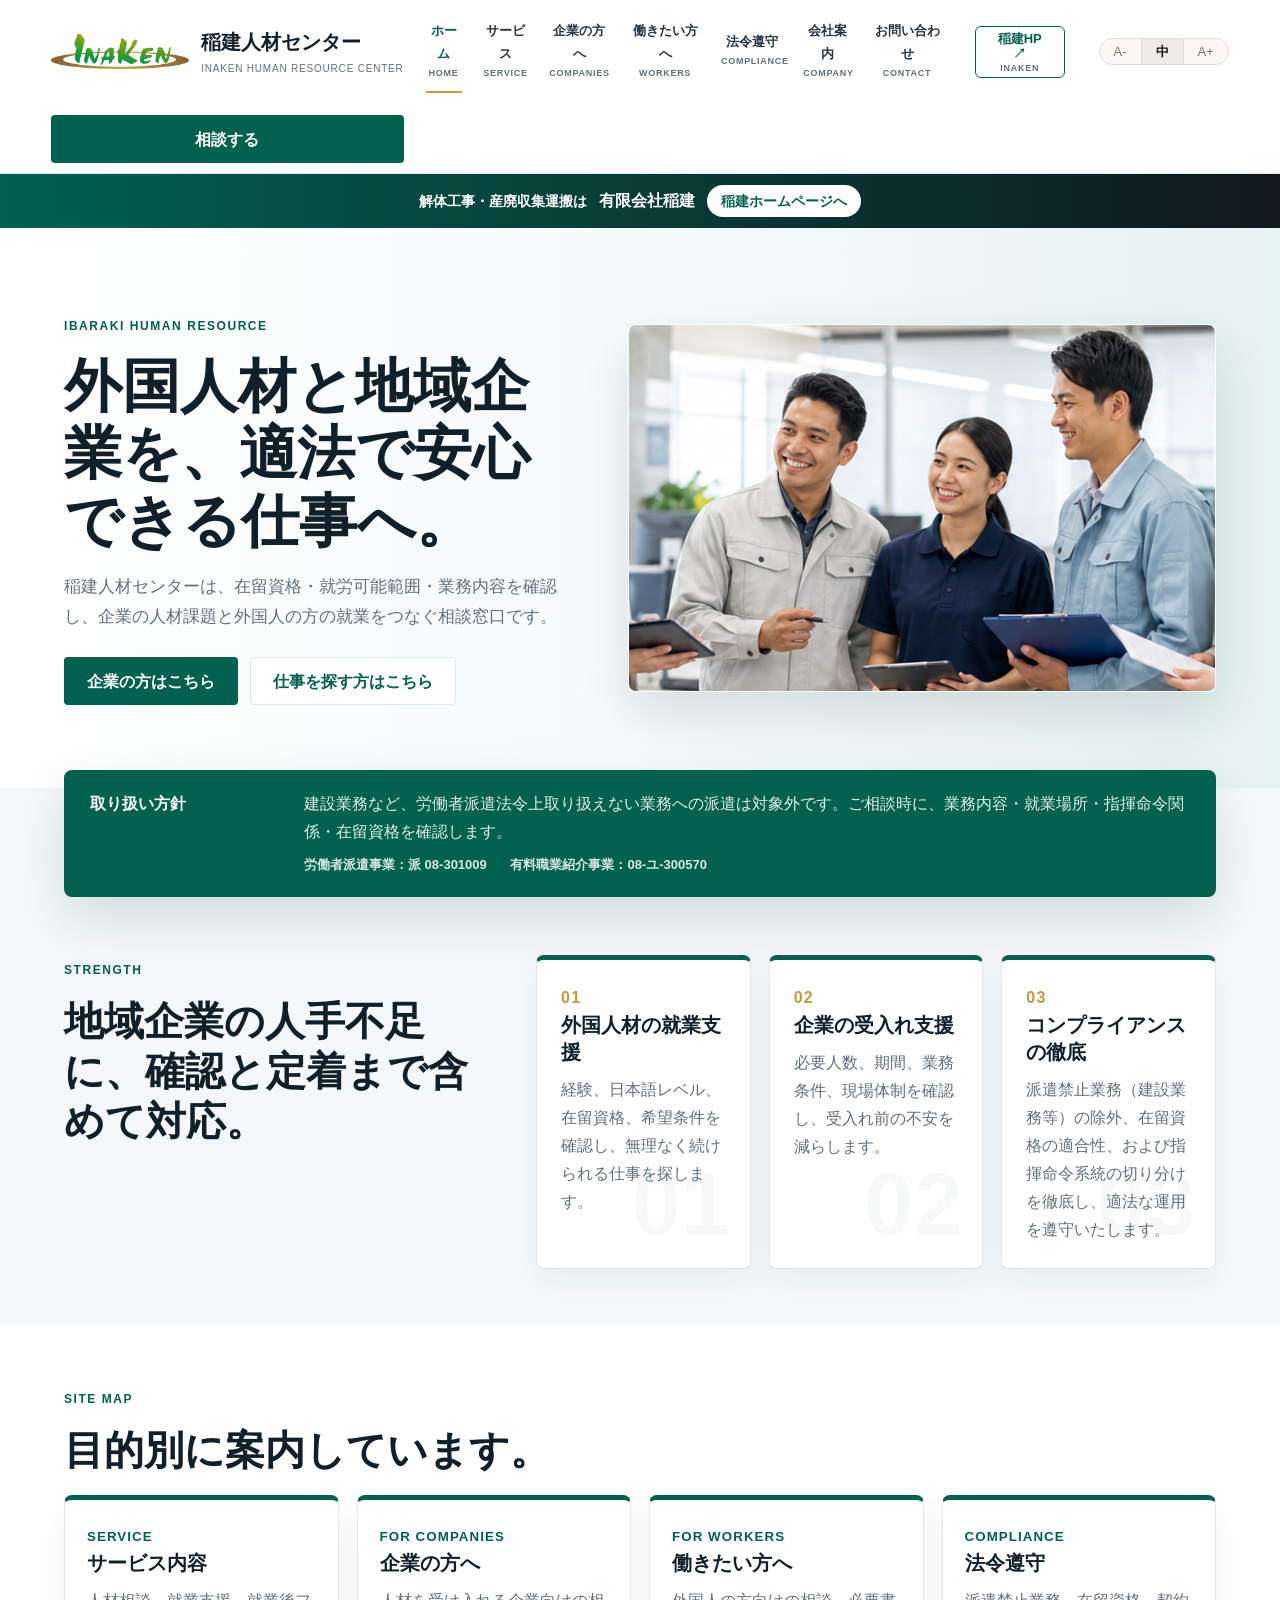
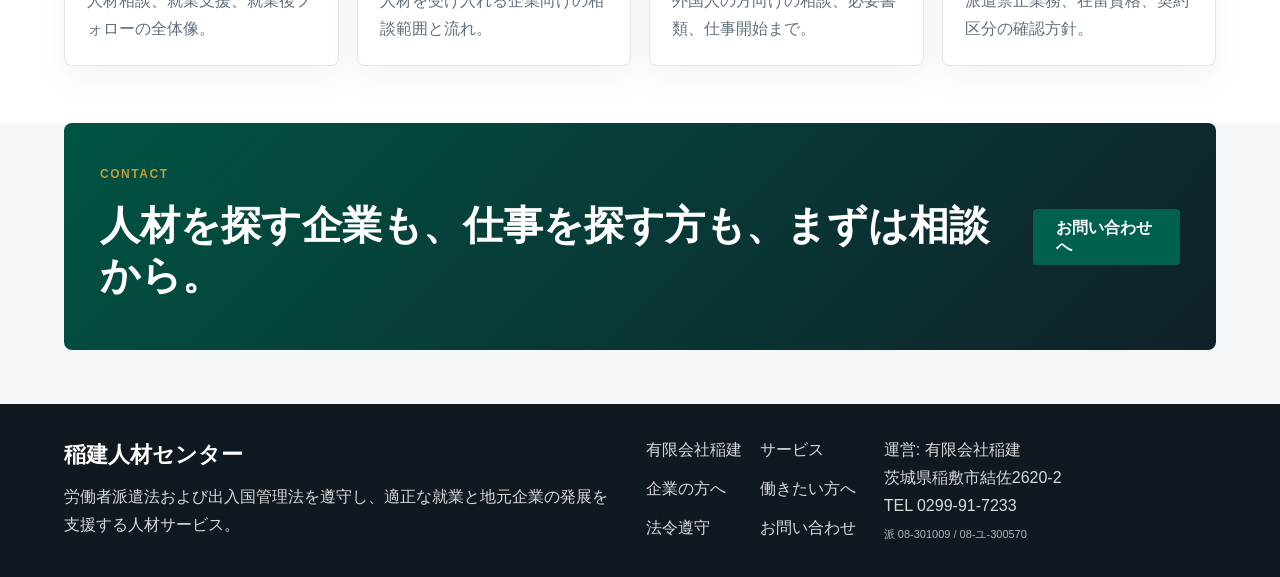
<file: index.html>
<!doctype html>
<!-- Version: v1.0.40 -->
<html lang="ja">
  <head>
    <meta charset="utf-8">
    <meta name="viewport" content="width=device-width, initial-scale=1">
    <title>稲建人材センター | 外国人材と地域企業をつなぐ人材サービス</title>
    <meta name="description" content="稲建人材センターは、外国人材と地域企業を適法な仕事につなぐ人材サービスです。派遣禁止業務・在留資格・就業条件を確認し、安心できる就業を支援します。">
    <link rel="icon" type="image/png" href="assets/favicon.png">
    <link rel="apple-touch-icon" href="assets/favicon.png">
    <link rel="stylesheet" href="styles_v1_3_27.css">
  </head>
  <body>
    <header class="site-header" data-elevate>
      <a class="brand" href="index.html" aria-label="稲建人材センター ホーム">
        <img class="brand-logo" src="assets/inaken-logo.png" alt="INAKEN">
        <span class="brand-copy">
          <strong>稲建人材センター</strong>
          <small>INAKEN HUMAN RESOURCE CENTER</small>
        </span>
      </a>
      <button class="menu-toggle" type="button" aria-label="メニューを開閉" aria-expanded="false" data-menu-toggle>
        <span></span><span></span><span></span>
      </button>
      <nav class="nav" aria-label="主要ナビゲーション" data-nav>
        <a href="index.html" aria-current="page"><span>ホーム</span><small>HOME</small></a>
        <a href="services.html"><span>サービス</span><small>SERVICE</small></a>
        <a href="companies.html"><span>企業の方へ</span><small>COMPANIES</small></a>
        <a href="workers.html"><span>働きたい方へ</span><small>WORKERS</small></a>
        <a href="compliance.html"><span>法令遵守</span><small>COMPLIANCE</small></a>
        <a href="company.html"><span>会社案内</span><small>COMPANY</small></a>
        <a href="contact.html"><span>お問い合わせ</span><small>CONTACT</small></a>
        <a href="http://inaken.info/" class="nav-external"><span>稲建HP ↗</span><small>INAKEN</small></a>
      </nav>
      <div class="font-size-control" aria-label="文字サイズ調整">
        <button type="button" class="font-size-btn" data-size="small" aria-label="文字サイズ小">A-</button>
        <button type="button" class="font-size-btn is-active" data-size="medium" aria-label="文字サイズ中" aria-pressed="true">中</button>
        <button type="button" class="font-size-btn" data-size="large" aria-label="文字サイズ大">A+</button>
      </div>
      <a class="header-cta" href="contact.html">相談する</a>
    </header>
    <div class="site-switch site-switch-inaken" aria-label="稲建ホームページへの案内">
      <span>解体工事・産廃収集運搬は</span>
      <strong>有限会社稲建</strong>
      <a href="http://inaken.info/">稲建ホームページへ</a>
    </div>
    <main>
      <section class="hero hero-home">
        <div class="hero-copy">
          <span class="page-mark">IBARAKI HUMAN RESOURCE</span>
          <h1>外国人材と地域企業を、適法で安心できる仕事へ。</h1>
          <p>稲建人材センターは、在留資格・就労可能範囲・業務内容を確認し、企業の人材課題と外国人の方の就業をつなぐ相談窓口です。</p>
          <div class="hero-actions">
            <a class="button primary" href="companies.html">企業の方はこちら</a>
            <a class="button secondary" href="workers.html">仕事を探す方はこちら</a>
          </div>
        </div>
        <figure class="hero-visual">
    <img src="assets/workforce-team.png" alt="外国人材と企業担当者が仕事について確認している様子">
        </figure>
      </section>

      <section class="policy-bar">
        <strong>取り扱い方針</strong>
        <div class="policy-content">
          <p>建設業務など、労働者派遣法令上取り扱えない業務への派遣は対象外です。ご相談時に、業務内容・就業場所・指揮命令関係・在留資格を確認します。</p>
          <div class="license-info" style="margin-top: 8px; font-size: 0.8125rem; color: rgba(255,255,255,.85); font-weight: 700;">
            <span>労働者派遣事業：派 08-301009</span>
            <span style="margin-left: 20px;">有料職業紹介事業：08-ユ-300570</span>
          </div>
        </div>
      </section>

      <section class="section intro-grid">
        <div class="section-lead">
          <span class="page-mark">STRENGTH</span>
          <h2>地域企業の人手不足に、確認と定着まで含めて対応。</h2>
        </div>
        <div class="feature-row">
          <article><div class="card-watermark">01</div><span>01</span><h3>外国人材の就業支援</h3><p>経験、日本語レベル、在留資格、希望条件を確認し、無理なく続けられる仕事を探します。</p></article>
          <article><div class="card-watermark">02</div><span>02</span><h3>企業の受入れ支援</h3><p>必要人数、期間、業務条件、現場体制を確認し、受入れ前の不安を減らします。</p></article>
          <article><div class="card-watermark">03</div><span>03</span><h3>コンプライアンスの徹底</h3><p>派遣禁止業務（建設業務等）の除外、在留資格の適合性、および指揮命令系統の切り分けを徹底し、適法な運用を遵守いたします。</p></article>
        </div>
      </section>

      <section class="section service-preview">
        <div class="section-head">
          <span class="page-mark">SITE MAP</span>
    <h2>目的別に案内しています。</h2>
        </div>
        <div class="page-card-grid">
          <a href="services.html"><small>SERVICE</small><h3>サービス内容</h3><p>人材相談、就業支援、就業後フォローの全体像。</p></a>
          <a href="companies.html"><small>FOR COMPANIES</small><h3>企業の方へ</h3><p>人材を受け入れる企業向けの相談範囲と流れ。</p></a>
          <a href="workers.html"><small>FOR WORKERS</small><h3>働きたい方へ</h3><p>外国人の方向けの相談、必要書類、仕事開始まで。</p></a>
          <a href="compliance.html"><small>COMPLIANCE</small><h3>法令遵守</h3><p>派遣禁止業務、在留資格、契約区分の確認方針。</p></a>
        </div>
      </section>

      <section class="section cta-band">
        <div>
          <span class="page-mark">CONTACT</span>
          <h2>人材を探す企業も、仕事を探す方も、まずは相談から。</h2>
        </div>
        <a class="button primary" href="contact.html">お問い合わせへ</a>
      </section>
    </main>
    <footer class="footer">
      <div class="footer-main">
        <a class="footer-brand" href="index.html">稲建人材センター</a>
        <p>労働者派遣法および出入国管理法を遵守し、適正な就業と地元企業の発展を支援する人材サービス。</p>
      </div>
      <div class="footer-links">
        <a href="http://inaken.info/">有限会社稲建</a>
        <a href="services.html">サービス</a>
        <a href="companies.html">企業の方へ</a>
        <a href="workers.html">働きたい方へ</a>
        <a href="compliance.html">法令遵守</a>
        <a href="contact.html">お問い合わせ</a>
      </div>
      <address>
        運営: 有限会社稲建<br>
        茨城県稲敷市結佐2620-2<br>
        TEL <a href="tel:0299917233">0299-91-7233</a><br>
        <span style="font-size: 11px; opacity: 0.8; display: block; margin-top: 5px;">
          派 08-301009 / 08-ユ-300570
        </span>
      </address>
    </footer>
    <script src="script_v1_0_40.js"></script>
  </body>
</html>
</file>
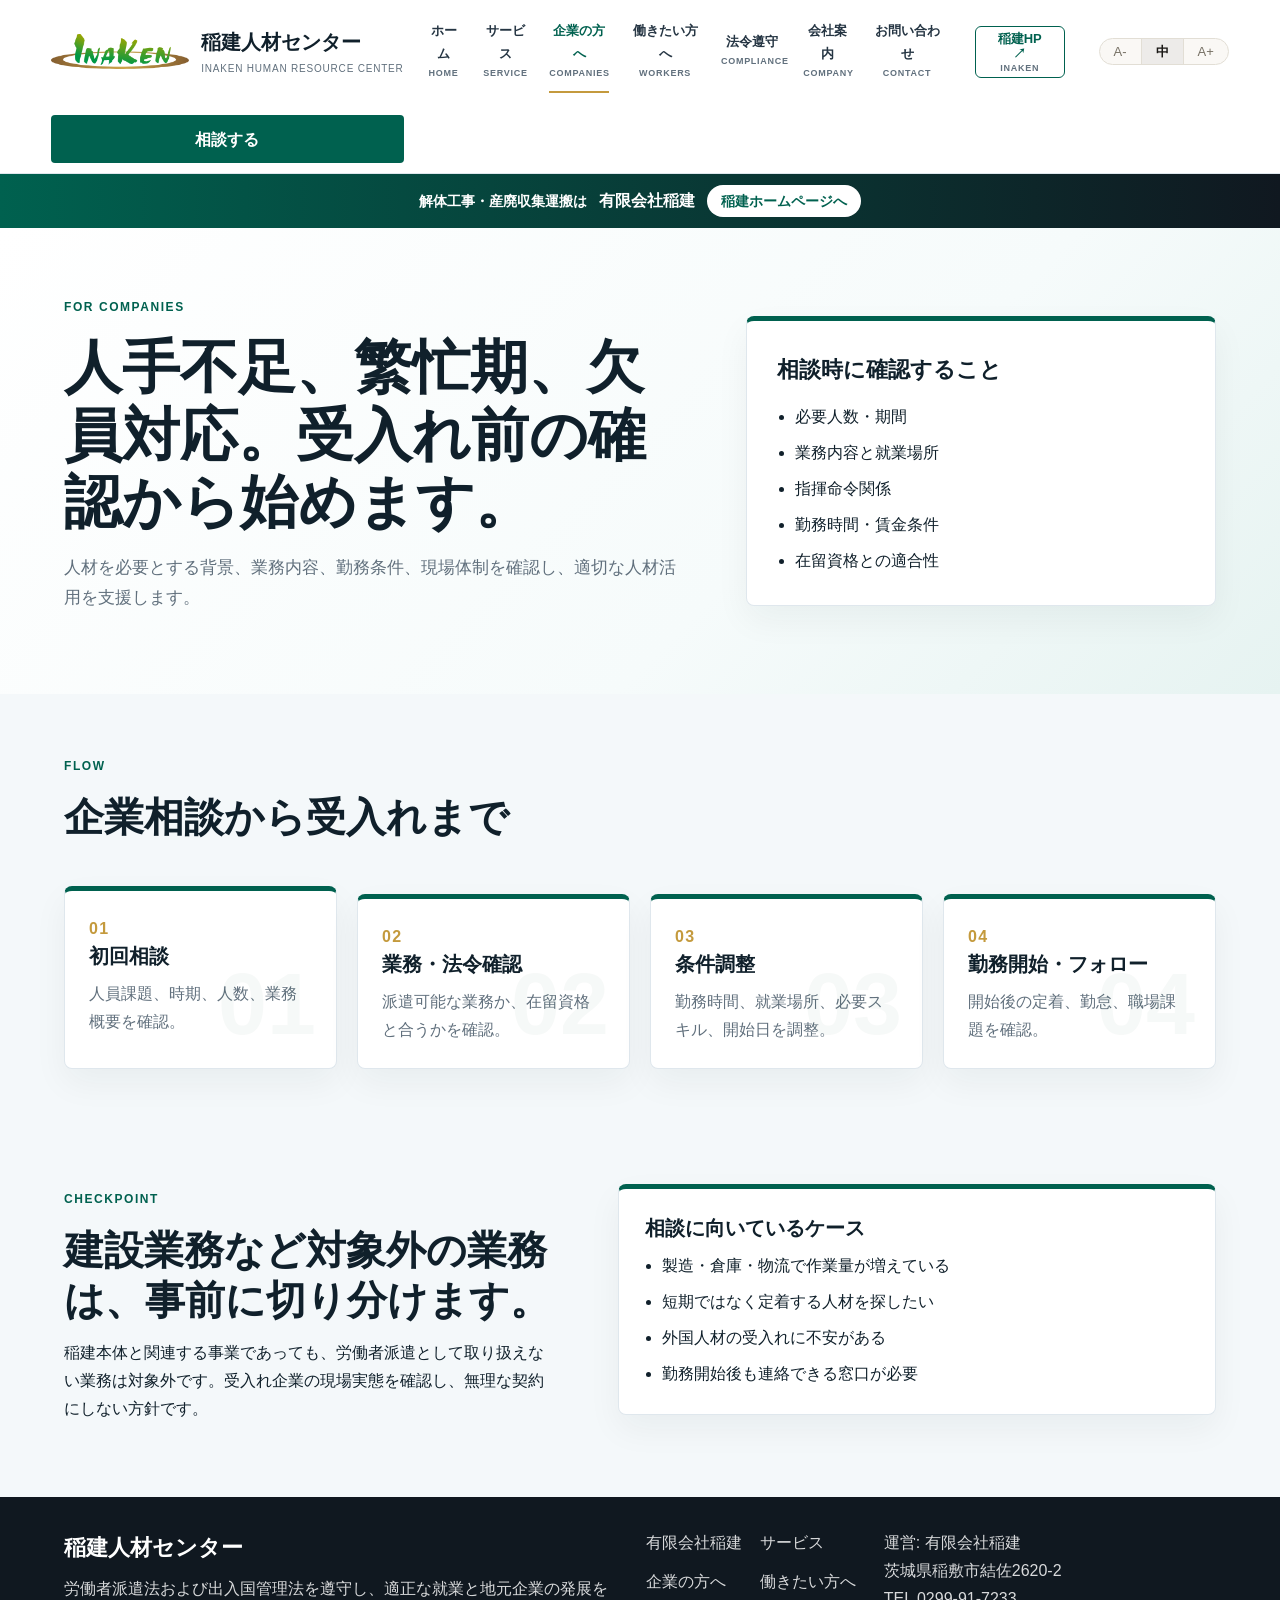
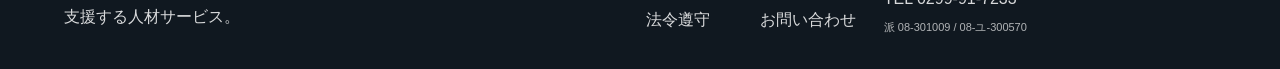
<file: companies.html>
<!doctype html>
<!-- Version: v1.0.40 -->
<html lang="ja">
  <head>
    <meta charset="utf-8">
    <meta name="viewport" content="width=device-width, initial-scale=1">
    <title>企業の方へ | 稲建人材センター</title>
    <meta name="description" content="人材を必要とする企業向けに、稲建人材センターの相談範囲、確認事項、受入れまでの流れを案内します。">
    <link rel="icon" type="image/png" href="assets/favicon.png">
    <link rel="apple-touch-icon" href="assets/favicon.png">
    <link rel="stylesheet" href="styles_v1_3_27.css">
  </head>
  <body>
    <header class="site-header" data-elevate>
      <a class="brand" href="index.html" aria-label="稲建人材センター ホーム">
        <img class="brand-logo" src="assets/inaken-logo.png" alt="INAKEN">
        <span class="brand-copy">
          <strong>稲建人材センター</strong>
          <small>INAKEN HUMAN RESOURCE CENTER</small>
        </span>
      </a>
      <button class="menu-toggle" type="button" aria-label="メニューを開閉" aria-expanded="false" data-menu-toggle>
        <span></span><span></span><span></span>
      </button>
      <nav class="nav" aria-label="主要ナビゲーション" data-nav>
        <a href="index.html"><span>ホーム</span><small>HOME</small></a>
        <a href="services.html"><span>サービス</span><small>SERVICE</small></a>
        <a href="companies.html" aria-current="page"><span>企業の方へ</span><small>COMPANIES</small></a>
        <a href="workers.html"><span>働きたい方へ</span><small>WORKERS</small></a>
        <a href="compliance.html"><span>法令遵守</span><small>COMPLIANCE</small></a>
        <a href="company.html"><span>会社案内</span><small>COMPANY</small></a>
        <a href="contact.html?type=company"><span>お問い合わせ</span><small>CONTACT</small></a>
        <a href="http://inaken.info/" class="nav-external"><span>稲建HP ↗</span><small>INAKEN</small></a>
      </nav>
      <div class="font-size-control" aria-label="文字サイズ調整">
        <button type="button" class="font-size-btn" data-size="small" aria-label="文字サイズ小">A-</button>
        <button type="button" class="font-size-btn is-active" data-size="medium" aria-label="文字サイズ中" aria-pressed="true">中</button>
        <button type="button" class="font-size-btn" data-size="large" aria-label="文字サイズ大">A+</button>
      </div>
      <a class="header-cta" href="contact.html?type=company">相談する</a>
    </header>
    <div class="site-switch site-switch-inaken" aria-label="稲建ホームページへの案内">
      <span>解体工事・産廃収集運搬は</span>
      <strong>有限会社稲建</strong>
      <a href="http://inaken.info/">稲建ホームページへ</a>
    </div>
    <main>
      <section class="page-hero split-hero">
        <div><span class="page-mark">FOR COMPANIES</span><h1>人手不足、繁忙期、欠員対応。受入れ前の確認から始めます。</h1><p>人材を必要とする背景、業務内容、勤務条件、現場体制を確認し、適切な人材活用を支援します。</p></div>
        <div class="summary-panel"><strong>相談時に確認すること</strong><ul><li>必要人数・期間</li><li>業務内容と就業場所</li><li>指揮命令関係</li><li>勤務時間・賃金条件</li><li>在留資格との適合性</li></ul></div>
      </section>

      <section class="section">
        <div class="section-head"><span class="page-mark">FLOW</span><h2>企業相談から受入れまで</h2></div>
        <ol class="timeline">
          <li><div class="card-watermark">01</div><span>01</span><h3>初回相談</h3><p>人員課題、時期、人数、業務概要を確認。</p></li>
          <li><div class="card-watermark">02</div><span>02</span><h3>業務・法令確認</h3><p>派遣可能な業務か、在留資格と合うかを確認。</p></li>
          <li><div class="card-watermark">03</div><span>03</span><h3>条件調整</h3><p>勤務時間、就業場所、必要スキル、開始日を調整。</p></li>
          <li><div class="card-watermark">04</div><span>04</span><h3>勤務開始・フォロー</h3><p>開始後の定着、勤怠、職場課題を確認。</p></li>
        </ol>
      </section>

      <section class="section two-col">
        <div><span class="page-mark">CHECKPOINT</span><h2>建設業務など対象外の業務は、事前に切り分けます。</h2><p>稲建本体と関連する事業であっても、労働者派遣として取り扱えない業務は対象外です。受入れ企業の現場実態を確認し、無理な契約にしない方針です。</p></div>
        <div class="plain-list"><h3>相談に向いているケース</h3><ul><li>製造・倉庫・物流で作業量が増えている</li><li>短期ではなく定着する人材を探したい</li><li>外国人材の受入れに不安がある</li><li>勤務開始後も連絡できる窓口が必要</li></ul></div>
      </section>
    </main>
    <footer class="footer">
      <div class="footer-main">
        <a class="footer-brand" href="index.html">稲建人材センター</a>
        <p>労働者派遣法および出入国管理法を遵守し、適正な就業と地元企業の発展を支援する人材サービス。</p>
      </div>
      <div class="footer-links">
        <a href="http://inaken.info/">有限会社稲建</a>
        <a href="services.html">サービス</a>
        <a href="companies.html">企業の方へ</a>
        <a href="workers.html">働きたい方へ</a>
        <a href="compliance.html">法令遵守</a>
        <a href="contact.html?type=company">お問い合わせ</a>
      </div>
      <address>
        運営: 有限会社稲建<br>
        茨城県稲敷市結佐2620-2<br>
        TEL <a href="tel:0299917233">0299-91-7233</a><br>
        <span style="font-size: 11px; opacity: 0.8; display: block; margin-top: 5px;">
          派 08-301009 / 08-ユ-300570
        </span>
      </address>
    </footer>
    <script src="script_v1_0_40.js"></script>
  </body>
</html>
</file>
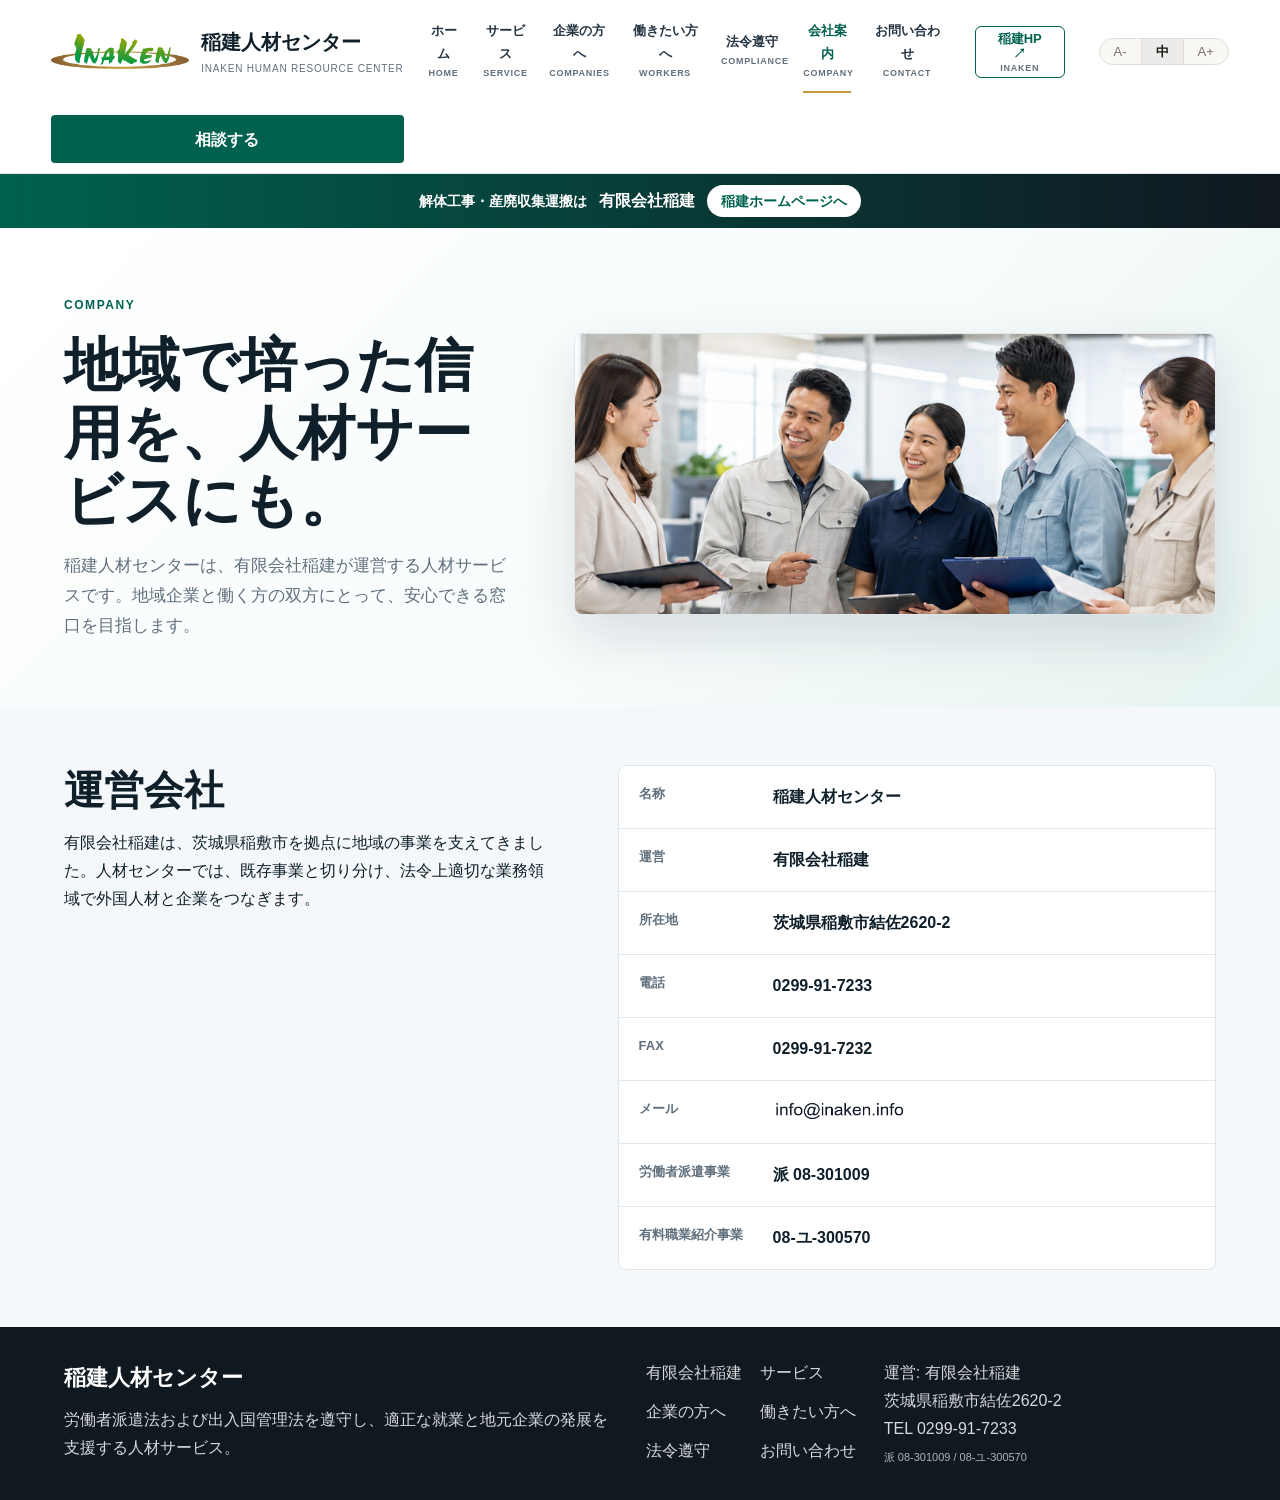
<file: company.html>
<!doctype html>
<!-- Version: v1.0.40 -->
<html lang="ja">
  <head>
    <meta charset="utf-8">
    <meta name="viewport" content="width=device-width, initial-scale=1">
    <title>会社案内 | 稲建人材センター</title>
    <meta name="description" content="稲建人材センターの運営会社情報。有限会社稲建が運営する外国人材と地域企業をつなぐ人材サービスです。">
    <link rel="icon" type="image/png" href="assets/favicon.png">
    <link rel="apple-touch-icon" href="assets/favicon.png">
    <link rel="stylesheet" href="styles_v1_3_27.css">
  </head>
  <body>
    <header class="site-header" data-elevate>
      <a class="brand" href="index.html" aria-label="稲建人材センター ホーム">
        <img class="brand-logo" src="assets/inaken-logo.png" alt="INAKEN">
        <span class="brand-copy">
          <strong>稲建人材センター</strong>
          <small>INAKEN HUMAN RESOURCE CENTER</small>
        </span>
      </a>
      <button class="menu-toggle" type="button" aria-label="メニューを開閉" aria-expanded="false" data-menu-toggle>
        <span></span><span></span><span></span>
      </button>
      <nav class="nav" aria-label="主要ナビゲーション" data-nav>
        <a href="index.html"><span>ホーム</span><small>HOME</small></a>
        <a href="services.html"><span>サービス</span><small>SERVICE</small></a>
        <a href="companies.html"><span>企業の方へ</span><small>COMPANIES</small></a>
        <a href="workers.html"><span>働きたい方へ</span><small>WORKERS</small></a>
        <a href="compliance.html"><span>法令遵守</span><small>COMPLIANCE</small></a>
        <a href="company.html" aria-current="page"><span>会社案内</span><small>COMPANY</small></a>
        <a href="contact.html"><span>お問い合わせ</span><small>CONTACT</small></a>
        <a href="http://inaken.info/" class="nav-external"><span>稲建HP ↗</span><small>INAKEN</small></a>
      </nav>
      <div class="font-size-control" aria-label="文字サイズ調整">
        <button type="button" class="font-size-btn" data-size="small" aria-label="文字サイズ小">A-</button>
        <button type="button" class="font-size-btn is-active" data-size="medium" aria-label="文字サイズ中" aria-pressed="true">中</button>
        <button type="button" class="font-size-btn" data-size="large" aria-label="文字サイズ大">A+</button>
      </div>
      <a class="header-cta" href="contact.html">相談する</a>
    </header>
    <div class="site-switch site-switch-inaken" aria-label="稲建ホームページへの案内">
      <span>解体工事・産廃収集運搬は</span>
      <strong>有限会社稲建</strong>
      <a href="http://inaken.info/">稲建ホームページへ</a>
    </div>
    <main>
      <section class="page-hero compact service-hero-rich">
        <div class="service-hero-copy">
          <span class="page-mark">COMPANY</span>
          <h1>地域で培った信用を、人材サービスにも。</h1>
          <p>稲建人材センターは、有限会社稲建が運営する人材サービスです。地域企業と働く方の双方にとって、安心できる窓口を目指します。</p>
        </div>
        <figure class="service-hero-photo">
          <img src="assets/workforce-team.png" alt="多様な人材と地域を結ぶサポート体制">
        </figure>
      </section>

      <section class="section company-profile">
        <div class="profile-message"><h2>運営会社</h2><p>有限会社稲建は、茨城県稲敷市を拠点に地域の事業を支えてきました。人材センターでは、既存事業と切り分け、法令上適切な業務領域で外国人材と企業をつなぎます。</p></div>
        <dl class="profile-table">
          <div><dt>名称</dt><dd>稲建人材センター</dd></div>
          <div><dt>運営</dt><dd>有限会社稲建</dd></div>
          <div><dt>所在地</dt><dd>茨城県稲敷市結佐2620-2</dd></div>
          <div><dt>電話</dt><dd><a href="tel:0299917233">0299-91-7233</a></dd></div>
          <div><dt>FAX</dt><dd>0299-91-7232</dd></div>
          <div><dt>メール</dt><dd><img src="assets/email_address_info_v2.png" alt="メールアドレス" style="vertical-align: -4px; height: 20px; display: inline-block;"></dd></div>
          <div><dt>労働者派遣事業</dt><dd>派 08-301009</dd></div>
          <div><dt>有料職業紹介事業</dt><dd>08-ユ-300570</dd></div>
        </dl>
      </section>
    </main>
    <footer class="footer">
      <div class="footer-main">
        <a class="footer-brand" href="index.html">稲建人材センター</a>
        <p>労働者派遣法および出入国管理法を遵守し、適正な就業と地元企業の発展を支援する人材サービス。</p>
      </div>
      <div class="footer-links">
        <a href="http://inaken.info/">有限会社稲建</a>
        <a href="services.html">サービス</a>
        <a href="companies.html">企業の方へ</a>
        <a href="workers.html">働きたい方へ</a>
        <a href="compliance.html">法令遵守</a>
        <a href="contact.html">お問い合わせ</a>
      </div>
      <address>
        運営: 有限会社稲建<br>
        茨城県稲敷市結佐2620-2<br>
        TEL <a href="tel:0299917233">0299-91-7233</a><br>
        <span style="font-size: 11px; opacity: 0.8; display: block; margin-top: 5px;">
          派 08-301009 / 08-ユ-300570
        </span>
      </address>
    </footer>
    <script src="script_v1_0_40.js"></script>
  </body>
</html>
</file>
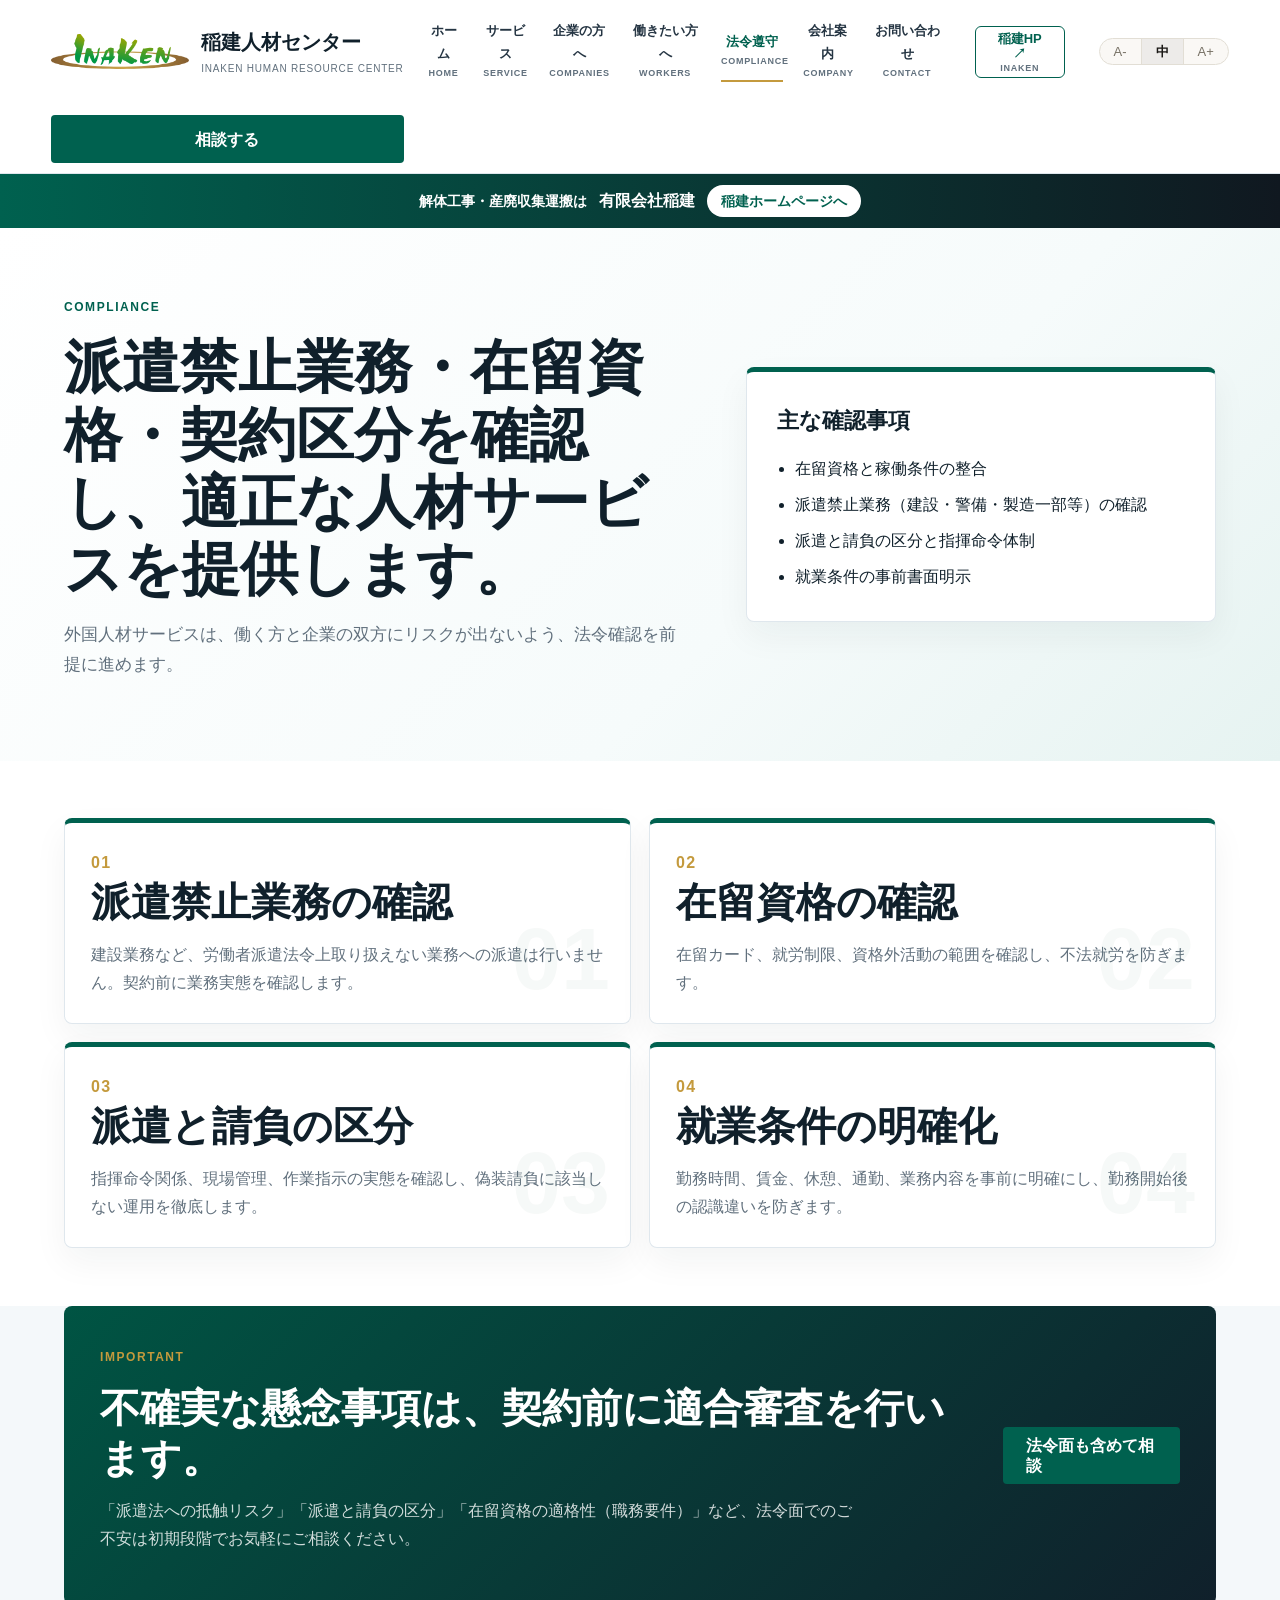
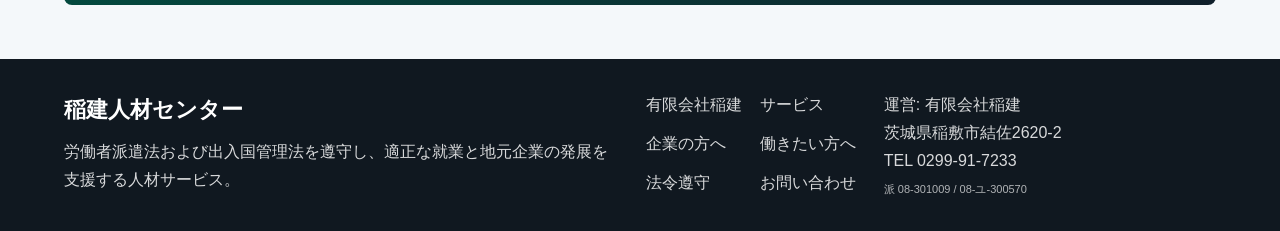
<file: compliance.html>
<!doctype html>
<!-- Version: v1.0.40 -->
<html lang="ja">
  <head>
    <meta charset="utf-8">
    <meta name="viewport" content="width=device-width, initial-scale=1">
    <title>法令遵守・安心体制 | 稲建人材センター</title>
    <meta name="description" content="稲建人材センターの法令遵守方針。派遣禁止業務、在留資格、派遣と請負の区分、不法就労防止の確認体制を案内します。">
    <link rel="icon" type="image/png" href="assets/favicon.png">
    <link rel="apple-touch-icon" href="assets/favicon.png">
    <link rel="stylesheet" href="styles_v1_3_27.css">
  </head>
  <body>
    <header class="site-header" data-elevate>
      <a class="brand" href="index.html" aria-label="稲建人材センター ホーム">
        <img class="brand-logo" src="assets/inaken-logo.png" alt="INAKEN">
        <span class="brand-copy">
          <strong>稲建人材センター</strong>
          <small>INAKEN HUMAN RESOURCE CENTER</small>
        </span>
      </a>
      <button class="menu-toggle" type="button" aria-label="メニューを開閉" aria-expanded="false" data-menu-toggle>
        <span></span><span></span><span></span>
      </button>
      <nav class="nav" aria-label="主要ナビゲーション" data-nav>
        <a href="index.html"><span>ホーム</span><small>HOME</small></a>
        <a href="services.html"><span>サービス</span><small>SERVICE</small></a>
        <a href="companies.html"><span>企業の方へ</span><small>COMPANIES</small></a>
        <a href="workers.html"><span>働きたい方へ</span><small>WORKERS</small></a>
        <a href="compliance.html" aria-current="page"><span>法令遵守</span><small>COMPLIANCE</small></a>
        <a href="company.html"><span>会社案内</span><small>COMPANY</small></a>
        <a href="contact.html"><span>お問い合わせ</span><small>CONTACT</small></a>
        <a href="http://inaken.info/" class="nav-external"><span>稲建HP ↗</span><small>INAKEN</small></a>
      </nav>
      <div class="font-size-control" aria-label="文字サイズ調整">
        <button type="button" class="font-size-btn" data-size="small" aria-label="文字サイズ小">A-</button>
        <button type="button" class="font-size-btn is-active" data-size="medium" aria-label="文字サイズ中" aria-pressed="true">中</button>
        <button type="button" class="font-size-btn" data-size="large" aria-label="文字サイズ大">A+</button>
      </div>
      <a class="header-cta" href="contact.html">相談する</a>
    </header>
    <div class="site-switch site-switch-inaken" aria-label="稲建ホームページへの案内">
      <span>解体工事・産廃収集運搬は</span>
      <strong>有限会社稲建</strong>
      <a href="http://inaken.info/">稲建ホームページへ</a>
    </div>
    <main>
      <section class="page-hero split-hero">
        <div>
          <span class="page-mark">COMPLIANCE</span>
          <h1>派遣禁止業務・在留資格・契約区分を確認し、適正な人材サービスを提供します。</h1>
          <p>外国人材サービスは、働く方と企業の双方にリスクが出ないよう、法令確認を前提に進めます。</p>
        </div>
        <div class="summary-panel">
          <strong>主な確認事項</strong>
          <ul>
            <li>在留資格と稼働条件の整合</li>
            <li>派遣禁止業務（建設・警備・製造一部等）の確認</li>
            <li>派遣と請負の区分と指揮命令体制</li>
            <li>就業条件の事前書面明示</li>
          </ul>
        </div>
      </section>

      <section class="section compliance-list">
        <article><div class="card-watermark">01</div><span>01</span><h2>派遣禁止業務の確認</h2><p>建設業務など、労働者派遣法令上取り扱えない業務への派遣は行いません。契約前に業務実態を確認します。</p></article>
        <article><div class="card-watermark">02</div><span>02</span><h2>在留資格の確認</h2><p>在留カード、就労制限、資格外活動の範囲を確認し、不法就労を防ぎます。</p></article>
        <article><div class="card-watermark">03</div><span>03</span><h2>派遣と請負の区分</h2><p>指揮命令関係、現場管理、作業指示の実態を確認し、偽装請負に該当しない運用を徹底します。</p></article>
        <article><div class="card-watermark">04</div><span>04</span><h2>就業条件の明確化</h2><p>勤務時間、賃金、休憩、通勤、業務内容を事前に明確にし、勤務開始後の認識違いを防ぎます。</p></article>
      </section>

      <section class="section cta-band">
        <div><span class="page-mark">IMPORTANT</span><h2>不確実な懸念事項は、契約前に適合審査を行います。</h2><p>「派遣法への抵触リスク」「派遣と請負の区分」「在留資格の適格性（職務要件）」など、法令面でのご不安は初期段階でお気軽にご相談ください。</p></div>
        <a class="button primary" href="contact.html">法令面も含めて相談</a>
      </section>
    </main>
    <footer class="footer">
      <div class="footer-main">
        <a class="footer-brand" href="index.html">稲建人材センター</a>
        <p>労働者派遣法および出入国管理法を遵守し、適正な就業と地元企業の発展を支援する人材サービス。</p>
      </div>
      <div class="footer-links">
        <a href="http://inaken.info/">有限会社稲建</a>
        <a href="services.html">サービス</a>
        <a href="companies.html">企業の方へ</a>
        <a href="workers.html">働きたい方へ</a>
        <a href="compliance.html">法令遵守</a>
        <a href="contact.html">お問い合わせ</a>
      </div>
      <address>
        運営: 有限会社稲建<br>
        茨城県稲敷市結佐2620-2<br>
        TEL <a href="tel:0299917233">0299-91-7233</a><br>
        <span style="font-size: 11px; opacity: 0.8; display: block; margin-top: 5px;">
          派 08-301009 / 08-ユ-300570
        </span>
      </address>
    </footer>
    <script src="script_v1_0_40.js"></script>
  </body>
</html>
</file>
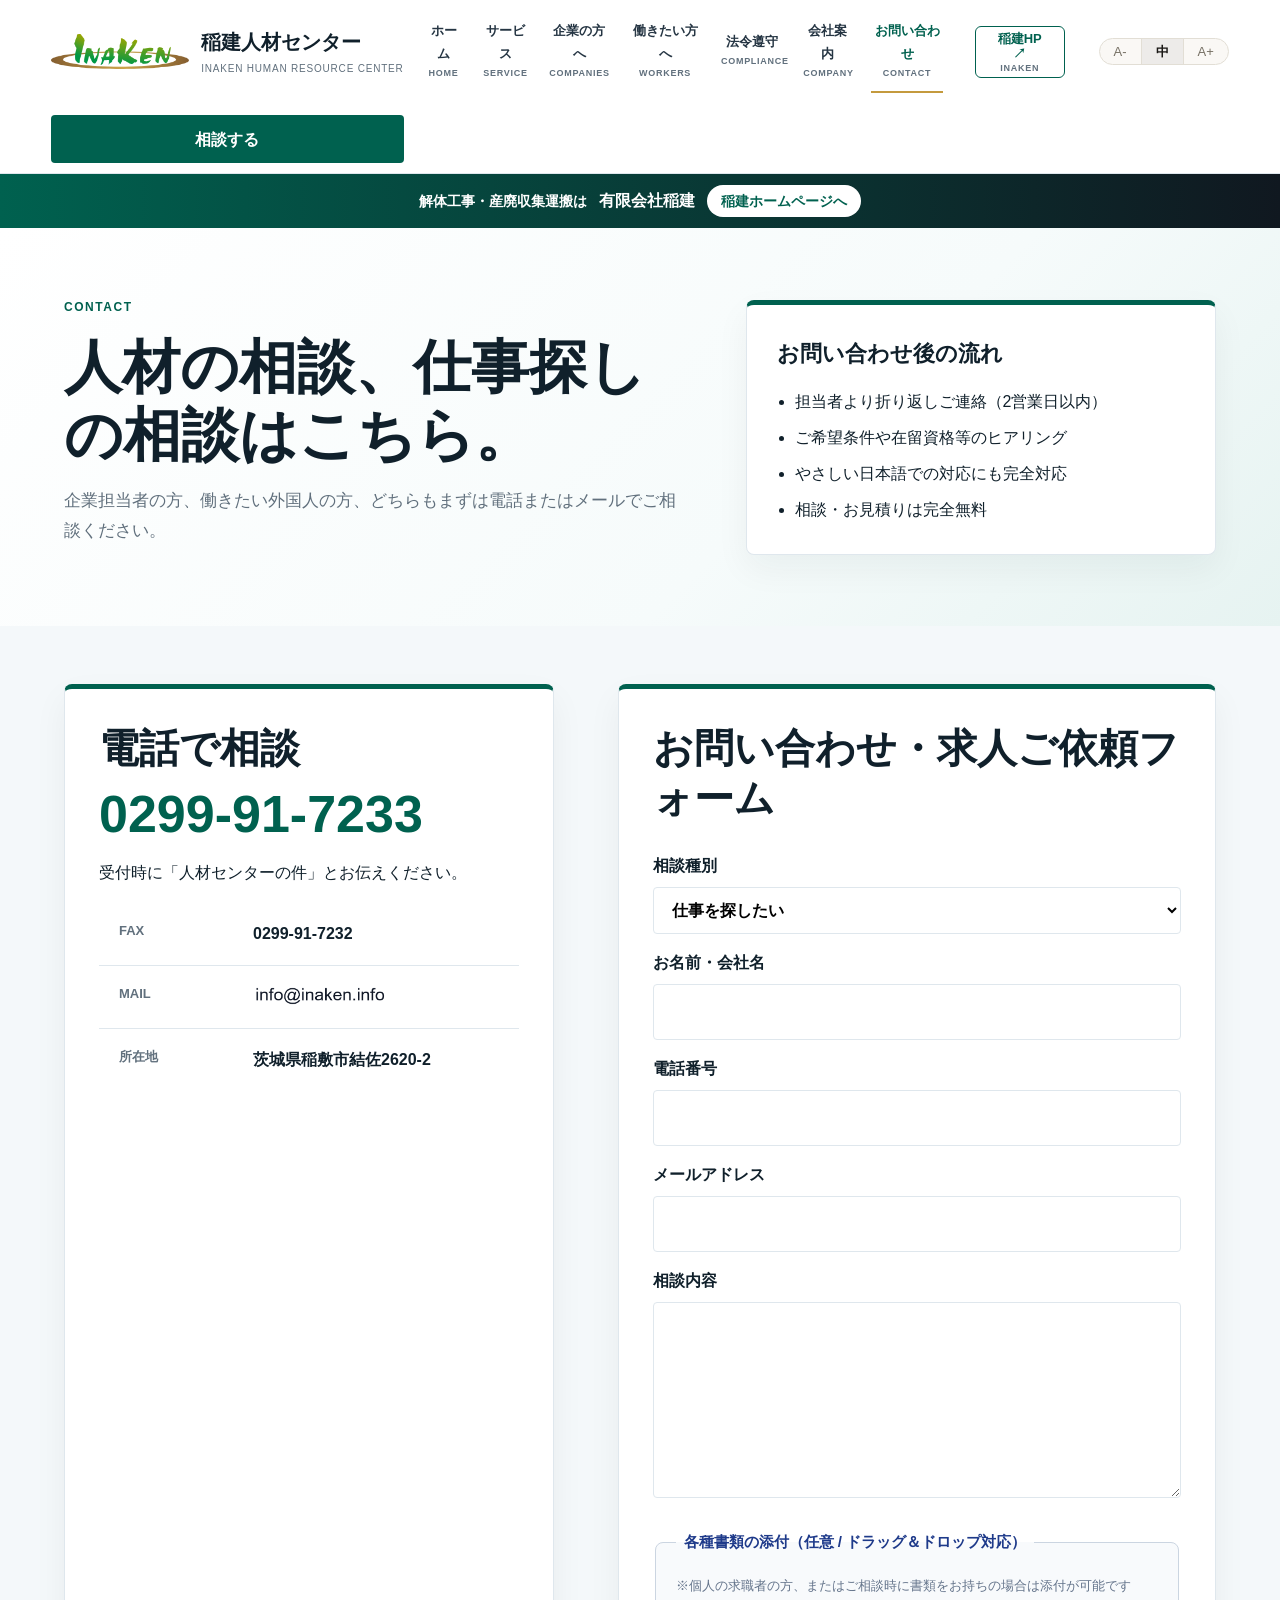
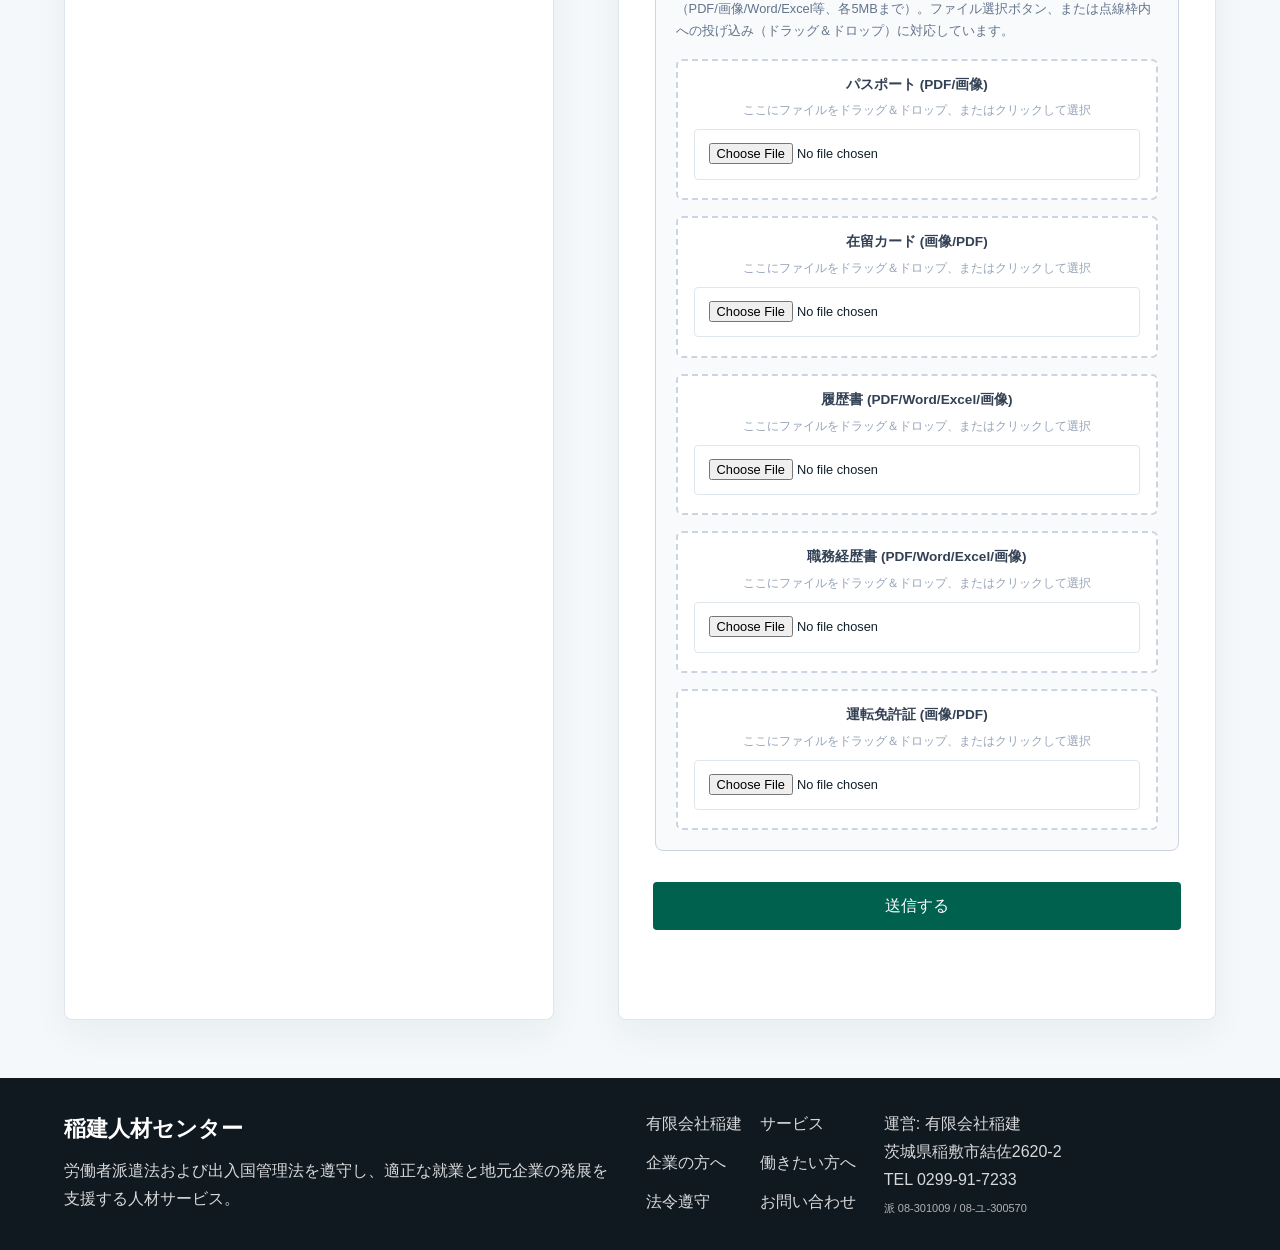
<file: contact.html>
<!doctype html>
<!-- Version: v1.0.40 -->
<html lang="ja">
  <head>
    <meta charset="utf-8">
    <meta name="viewport" content="width=device-width, initial-scale=1">
    <title>お問い合わせ | 稲建人材センター</title>
    <meta name="description" content="稲建人材センターへのお問い合わせ。人材を探す企業、仕事を探す外国人の方からの相談を受け付けています。">
    <link rel="icon" type="image/png" href="assets/favicon.png">
    <link rel="apple-touch-icon" href="assets/favicon.png">
    <link rel="stylesheet" href="styles_v1_3_27.css">
      <script>
    window.handleFormSubmit = function(e) {
      if (e) {
        e.preventDefault();
        e.stopPropagation();
      }
      const form = document.querySelector('[data-mail-form]') || (e && e.target);
      if (!form) return false;
      
      const submitBtn = form.querySelector('[data-submit-btn]') || form.querySelector('button[type="submit"]');
      const statusDiv = form.querySelector('[data-form-status]') || form.querySelector('.form-status');
      
      if (submitBtn) {
        submitBtn.disabled = true;
        submitBtn.textContent = "送信中...";
      }
      if (statusDiv) {
        statusDiv.textContent = "送信処理中...";
        statusDiv.style.color = "#0284c7";
      }

      const GAS_API_URL = "https://script.google.com/macros/s/AKfycbw14VEfBwNrs-GYBFVQZloGH-mPUNUd3vI5cMZXOY-_OWFqgpHjvTJ7ZzogbXXEyWxFeQ/exec";

      const doSend = function(token) {
        try {
          const formData = new FormData(form);
          const fileInputs = form.querySelectorAll("input[type='file']");
          const filePromises = [];

          fileInputs.forEach(function(input) {
            const file = (input.files && input.files[0]) || input._customFile;
            if (file) {
              const label = input.getAttribute("data-file-label") || "添付書類";
              filePromises.push(new Promise(function(resolve) {
                try {
                  const reader = new FileReader();
                  reader.onload = function(ev) {
                    resolve({
                      label: label,
                      name: file.name || "attached_file",
                      mimeType: file.type || "application/octet-stream",
                      data: ev.target.result
                    });
                  };
                  reader.onerror = function() { resolve(null); };
                  reader.readAsDataURL(file);
                } catch (errFile) {
                  resolve(null);
                }
              }));
            }
          });

          Promise.all(filePromises).then(function(attachedFiles) {
            const validFiles = (attachedFiles || []).filter(Boolean);
            const payload = {
              type: formData.get("type") || "",
              name: formData.get("name") || "",
              tel: formData.get("tel") || "",
              email: formData.get("email") || "",
              message: formData.get("message") || "",
              files: validFiles,
              recaptchaToken: token || ""
            };

            fetch(GAS_API_URL, {
              method: "POST",
              mode: "no-cors",
              headers: { "Content-Type": "text/plain" },
              body: JSON.stringify(payload)
            });

            setTimeout(function() {
              if (statusDiv) {
                statusDiv.textContent = "送信が完了しました。ありがとうございました。";
                statusDiv.style.color = "green";
              }
              form.reset();
              if (submitBtn) {
                submitBtn.style.display = "none";
              }
            }, 800);
          });
        } catch (errSend) {
          console.error("doSend error:", errSend);
          setTimeout(function() {
            if (statusDiv) {
              statusDiv.textContent = "送信が完了しました。ありがとうございました。";
              statusDiv.style.color = "green";
            }
            if (submitBtn) {
              submitBtn.style.display = "none";
            }
          }, 800);
        }
      };

      if (typeof grecaptcha !== 'undefined' && grecaptcha.ready) {
        try {
          grecaptcha.ready(function() {
            grecaptcha.execute('6LeDLzotAAAAAP1iaZhwhhdH1zfldN_fMGAuXQR6', {action: 'submit'})
              .then(function(token) { doSend(token); })
              .catch(function() { doSend(""); });
          });
        } catch (eCap) {
          doSend("");
        }
      } else {
        doSend("");
      }

      return false;
    };
    </script>
</head>
  <body>
    <header class="site-header" data-elevate>
      <a class="brand" href="index.html" aria-label="稲建人材センター ホーム">
        <img class="brand-logo" src="assets/inaken-logo.png" alt="INAKEN">
        <span class="brand-copy">
          <strong>稲建人材センター</strong>
          <small>INAKEN HUMAN RESOURCE CENTER</small>
        </span>
      </a>
      <button class="menu-toggle" type="button" aria-label="メニューを開閉" aria-expanded="false" data-menu-toggle>
        <span></span><span></span><span></span>
      </button>
      <nav class="nav" aria-label="主要ナビゲーション" data-nav>
        <a href="index.html"><span>ホーム</span><small>HOME</small></a>
        <a href="services.html"><span>サービス</span><small>SERVICE</small></a>
        <a href="companies.html"><span>企業の方へ</span><small>COMPANIES</small></a>
        <a href="workers.html"><span>働きたい方へ</span><small>WORKERS</small></a>
        <a href="compliance.html"><span>法令遵守</span><small>COMPLIANCE</small></a>
        <a href="company.html"><span>会社案内</span><small>COMPANY</small></a>
        <a href="contact.html" aria-current="page"><span>お問い合わせ</span><small>CONTACT</small></a>
        <a href="http://inaken.info/" class="nav-external"><span>稲建HP ↗</span><small>INAKEN</small></a>
      </nav>
      <div class="font-size-control" aria-label="文字サイズ調整">
        <button type="button" class="font-size-btn" data-size="small" aria-label="文字サイズ小">A-</button>
        <button type="button" class="font-size-btn is-active" data-size="medium" aria-label="文字サイズ中" aria-pressed="true">中</button>
        <button type="button" class="font-size-btn" data-size="large" aria-label="文字サイズ大">A+</button>
      </div>
      <a class="header-cta" href="contact.html">相談する</a>
    </header>
    <div class="site-switch site-switch-inaken" aria-label="稲建ホームページへの案内">
      <span>解体工事・産廃収集運搬は</span>
      <strong>有限会社稲建</strong>
      <a href="http://inaken.info/">稲建ホームページへ</a>
    </div>
    <main>
      <section class="page-hero split-hero">
        <div>
          <span class="page-mark">CONTACT</span>
          <h1>人材の相談、仕事探しの相談はこちら。</h1>
          <p>企業担当者の方、働きたい外国人の方、どちらもまずは電話またはメールでご相談ください。</p>
        </div>
        <div class="summary-panel">
          <strong>お問い合わせ後の流れ</strong>
          <ul>
            <li>担当者より折り返しご連絡（2営業日以内）</li>
            <li>ご希望条件や在留資格等のヒアリング</li>
            <li>やさしい日本語での対応にも完全対応</li>
            <li>相談・お見積りは完全無料</li>
          </ul>
        </div>
      </section>

      <section class="section contact-layout">
        <div class="contact-card large">
          <h2>電話で相談</h2>
          <a class="phone" href="tel:0299917233">0299-91-7233</a>
          <p>受付時に「人材センターの件」とお伝えください。</p>
          <dl>
            <div><dt>FAX</dt><dd>0299-91-7232</dd></div>
            <div><dt>MAIL</dt><dd><img src="assets/email_address_info_v2.png" alt="メールアドレス" style="vertical-align: -4px; height: 20px; display: inline-block;"></dd></div>
            <div><dt>所在地</dt><dd>茨城県稲敷市結佐2620-2</dd></div>
          </dl>
        </div>
        <form class="contact-form" data-mail-form onsubmit="if(window.handleFormSubmit){window.handleFormSubmit(event);}else{event.preventDefault();}return false;">
          <h2>お問い合わせ・求人ご依頼フォーム</h2>
          <label>相談種別<select name="type" id="type-select" onchange="var f=document.getElementById('doc-upload-fieldset');if(f){f.style.display=this.value.includes('仕事を探したい')?'block':'none';}"><option value="仕事を探したい">仕事を探したい</option><option value="企業として人材を相談したい">企業として人材を相談したい</option><option value="法令・業務範囲を確認したい">法令・業務範囲を確認したい</option></select></label>
          <label>お名前・会社名<input name="name" required></label>
          <label>電話番号<input name="tel"></label>
          <label>メールアドレス<input name="email" type="email"></label>
          <label>相談内容<textarea name="message" rows="6" required></textarea></label>
                    <fieldset id="doc-upload-fieldset" style="display: block; border: 1px solid #cbd5e1; border-radius: 8px; padding: 1.25rem; margin-top: 1rem; margin-bottom: 1rem; background-color: #f8fafc;">
            <legend style="font-weight: bold; color: #1e3a8a; padding: 0 0.5rem; font-size: 0.95rem;">各種書類の添付（任意 / ドラッグ＆ドロップ対応）</legend>
            <p style="font-size: 0.8rem; color: #64748b; margin-top: 0; margin-bottom: 1rem;">※個人の求職者の方、またはご相談時に書類をお持ちの場合は添付が可能です（PDF/画像/Word/Excel等、各5MBまで）。ファイル選択ボタン、または点線枠内への投げ込み（ドラッグ＆ドロップ）に対応しています。</p>
            <div style="display: grid; grid-template-columns: 1fr; gap: 1rem;">
              <div class="drop-zone" data-drop-zone style="border: 2px dashed #cbd5e1; border-radius: 6px; padding: 0.75rem 1rem; background: #ffffff; text-align: center; cursor: pointer; transition: all 0.2s ease;">
                <span style="font-size: 0.85rem; font-weight: bold; color: #334155; display: block; margin-bottom: 0.25rem;">パスポート (PDF/画像)</span>
                <span style="font-size: 0.75rem; color: #94a3b8; display: block; margin-bottom: 0.5rem;">ここにファイルをドラッグ＆ドロップ、またはクリックして選択</span>
                <input type="file" name="file_passport" accept=".pdf,image/*" data-file-label="パスポート" style="font-size: 0.8rem; display: inline-block;">
                <div class="file-name-display" style="margin-top: 0.4rem; font-size: 0.8rem; font-weight: bold; color: #0284c7;"></div>
              </div>
              <div class="drop-zone" data-drop-zone style="border: 2px dashed #cbd5e1; border-radius: 6px; padding: 0.75rem 1rem; background: #ffffff; text-align: center; cursor: pointer; transition: all 0.2s ease;">
                <span style="font-size: 0.85rem; font-weight: bold; color: #334155; display: block; margin-bottom: 0.25rem;">在留カード (画像/PDF)</span>
                <span style="font-size: 0.75rem; color: #94a3b8; display: block; margin-bottom: 0.5rem;">ここにファイルをドラッグ＆ドロップ、またはクリックして選択</span>
                <input type="file" name="file_residence_card" accept=".pdf,image/*" data-file-label="在留カード" style="font-size: 0.8rem; display: inline-block;">
                <div class="file-name-display" style="margin-top: 0.4rem; font-size: 0.8rem; font-weight: bold; color: #0284c7;"></div>
              </div>
              <div class="drop-zone" data-drop-zone style="border: 2px dashed #cbd5e1; border-radius: 6px; padding: 0.75rem 1rem; background: #ffffff; text-align: center; cursor: pointer; transition: all 0.2s ease;">
                <span style="font-size: 0.85rem; font-weight: bold; color: #334155; display: block; margin-bottom: 0.25rem;">履歴書 (PDF/Word/Excel/画像)</span>
                <span style="font-size: 0.75rem; color: #94a3b8; display: block; margin-bottom: 0.5rem;">ここにファイルをドラッグ＆ドロップ、またはクリックして選択</span>
                <input type="file" name="file_resume" accept=".pdf,.doc,.docx,.xls,.xlsx,image/*" data-file-label="履歴書" style="font-size: 0.8rem; display: inline-block;">
                <div class="file-name-display" style="margin-top: 0.4rem; font-size: 0.8rem; font-weight: bold; color: #0284c7;"></div>
              </div>
              <div class="drop-zone" data-drop-zone style="border: 2px dashed #cbd5e1; border-radius: 6px; padding: 0.75rem 1rem; background: #ffffff; text-align: center; cursor: pointer; transition: all 0.2s ease;">
                <span style="font-size: 0.85rem; font-weight: bold; color: #334155; display: block; margin-bottom: 0.25rem;">職務経歴書 (PDF/Word/Excel/画像)</span>
                <span style="font-size: 0.75rem; color: #94a3b8; display: block; margin-bottom: 0.5rem;">ここにファイルをドラッグ＆ドロップ、またはクリックして選択</span>
                <input type="file" name="file_career_history" accept=".pdf,.doc,.docx,.xls,.xlsx,image/*" data-file-label="職務経歴書" style="font-size: 0.8rem; display: inline-block;">
                <div class="file-name-display" style="margin-top: 0.4rem; font-size: 0.8rem; font-weight: bold; color: #0284c7;"></div>
              </div>
              <div class="drop-zone" data-drop-zone style="border: 2px dashed #cbd5e1; border-radius: 6px; padding: 0.75rem 1rem; background: #ffffff; text-align: center; cursor: pointer; transition: all 0.2s ease;">
                <span style="font-size: 0.85rem; font-weight: bold; color: #334155; display: block; margin-bottom: 0.25rem;">運転免許証 (画像/PDF)</span>
                <span style="font-size: 0.75rem; color: #94a3b8; display: block; margin-bottom: 0.5rem;">ここにファイルをドラッグ＆ドロップ、またはクリックして選択</span>
                <input type="file" name="file_driver_license" accept=".pdf,image/*" data-file-label="運転免許証" style="font-size: 0.8rem; display: inline-block;">
                <div class="file-name-display" style="margin-top: 0.4rem; font-size: 0.8rem; font-weight: bold; color: #0284c7;"></div>
              </div>
            </div>
          </fieldset>
          <button class="button primary" type="submit" data-submit-btn>送信する</button>
          <div class="form-status" data-form-status role="status" aria-live="polite" style="margin-top: 1rem; font-weight: bold; min-height: 1.5em; text-align: center;"></div>
        </form>
      </section>
    </main>
    <footer class="footer">
      <div class="footer-main">
        <a class="footer-brand" href="index.html">稲建人材センター</a>
        <p>労働者派遣法および出入国管理法を遵守し、適正な就業と地元企業の発展を支援する人材サービス。</p>
      </div>
      <div class="footer-links">
        <a href="http://inaken.info/">有限会社稲建</a>
        <a href="services.html">サービス</a>
        <a href="companies.html">企業の方へ</a>
        <a href="workers.html">働きたい方へ</a>
        <a href="compliance.html">法令遵守</a>
        <a href="contact.html">お問い合わせ</a>
      </div>
      <address>
        運営: 有限会社稲建<br>
        茨城県稲敷市結佐2620-2<br>
        TEL <a href="tel:0299917233">0299-91-7233</a><br>
        <span style="font-size: 11px; opacity: 0.8; display: block; margin-top: 5px;">
          派 08-301009 / 08-ユ-300570
        </span>
      </address>
    </footer>
    <script src="https://www.google.com/recaptcha/api.js?render=6LeDLzotAAAAAP1iaZhwhhdH1zfldN_fMGAuXQR6"></script>
    <script src="script_v1_0_40.js"></script>
  </body>
</html>
</file>
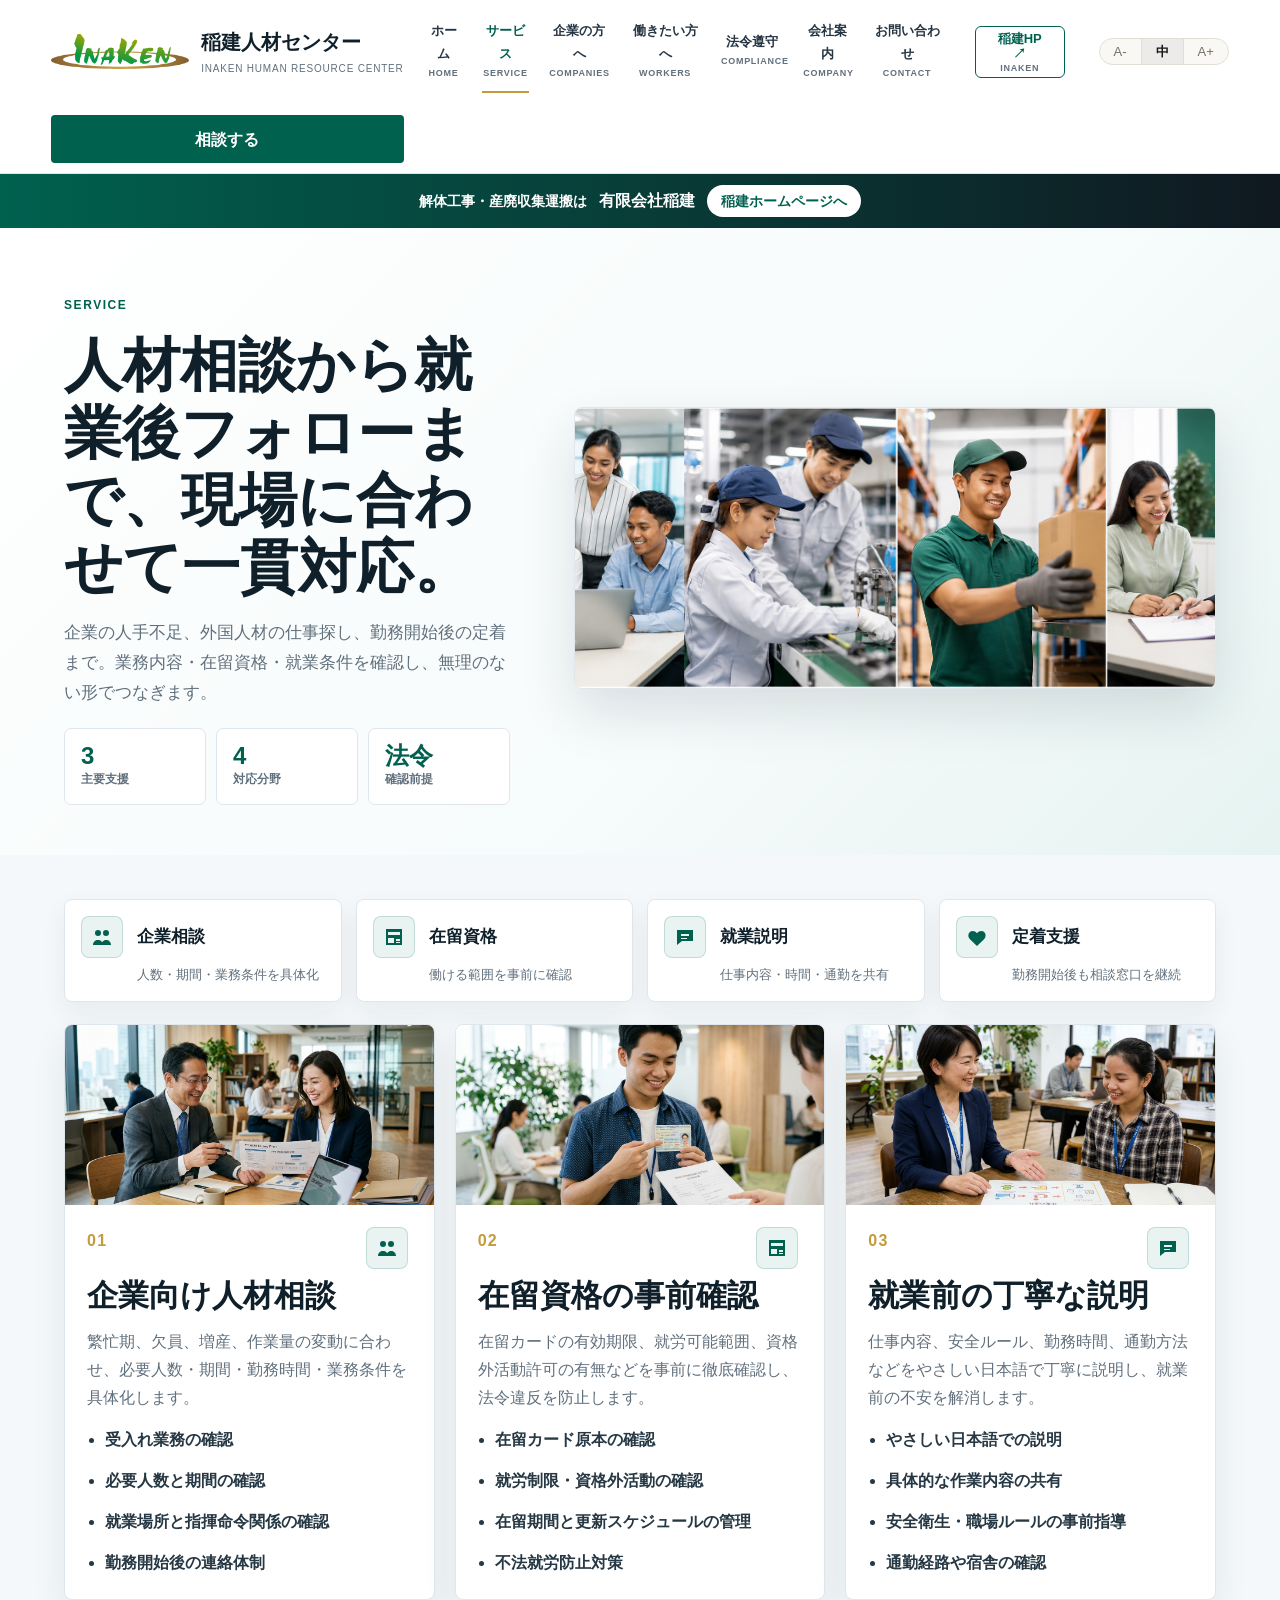
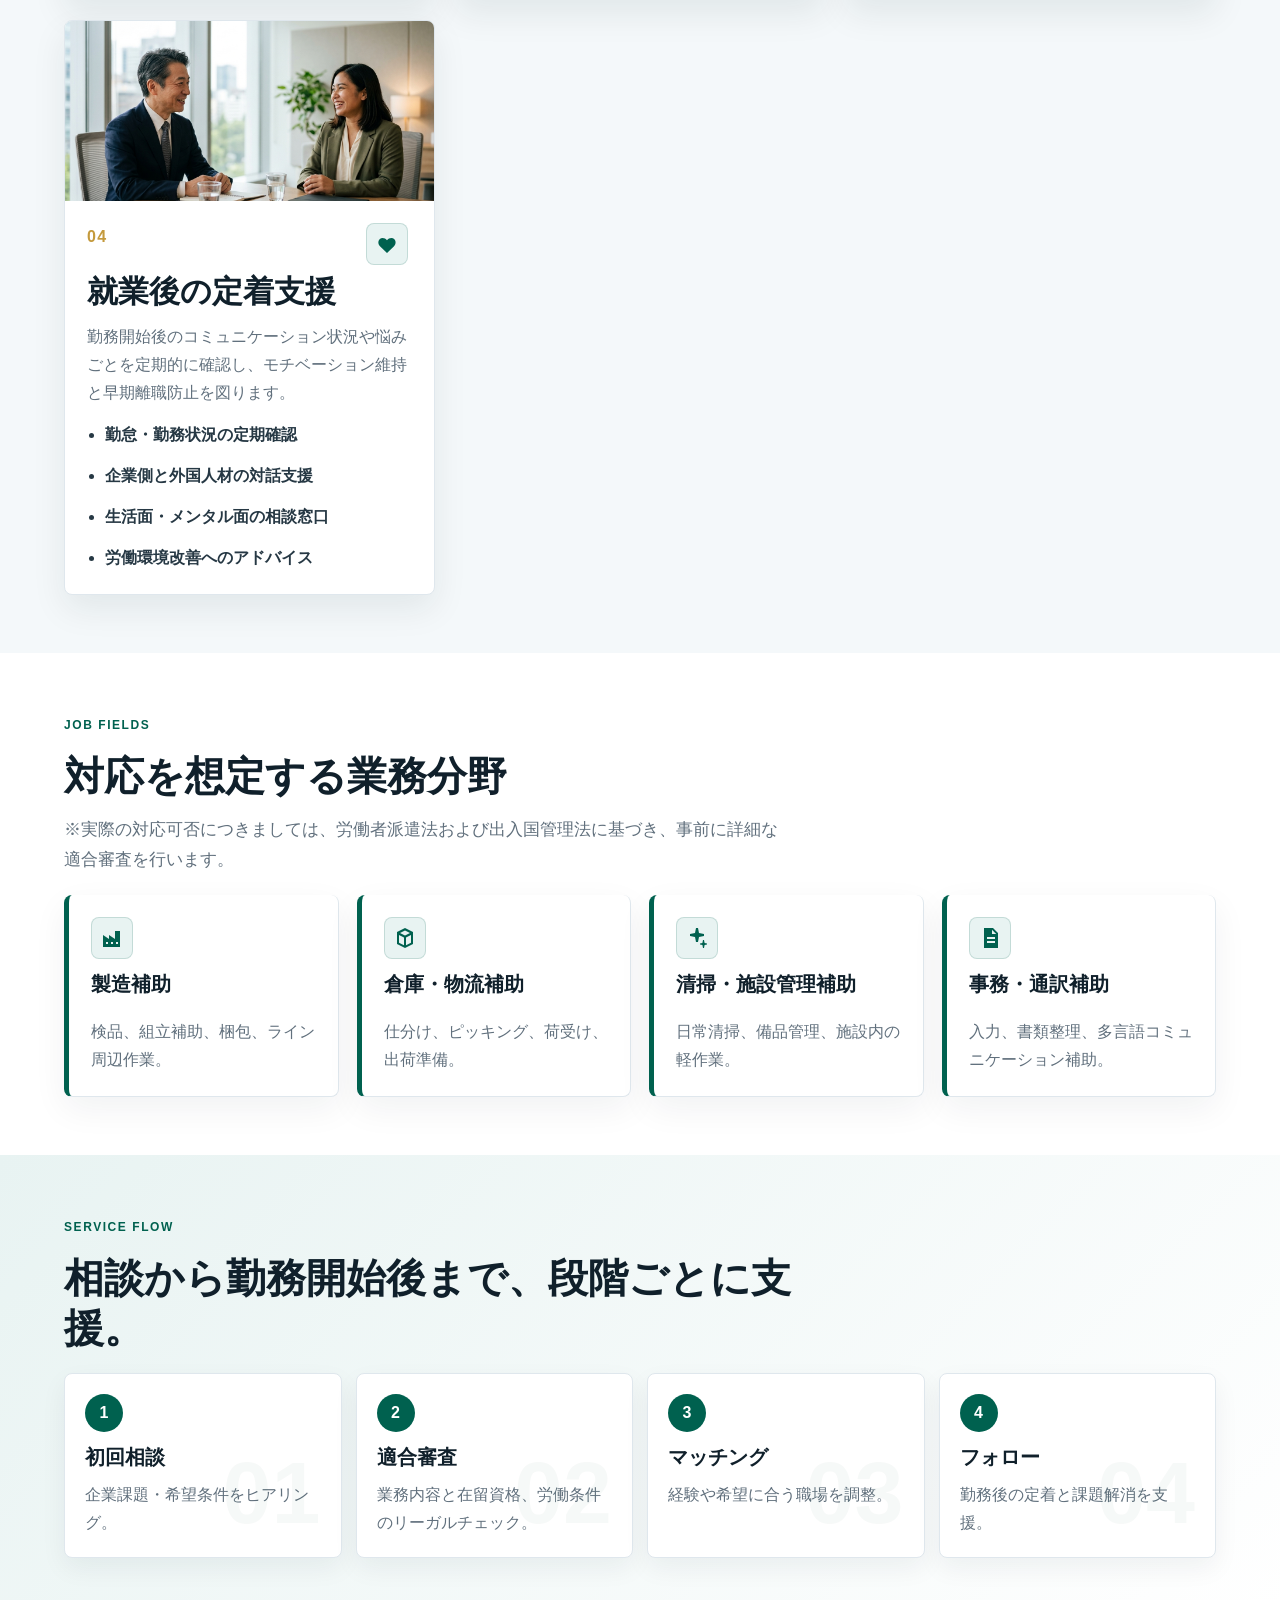
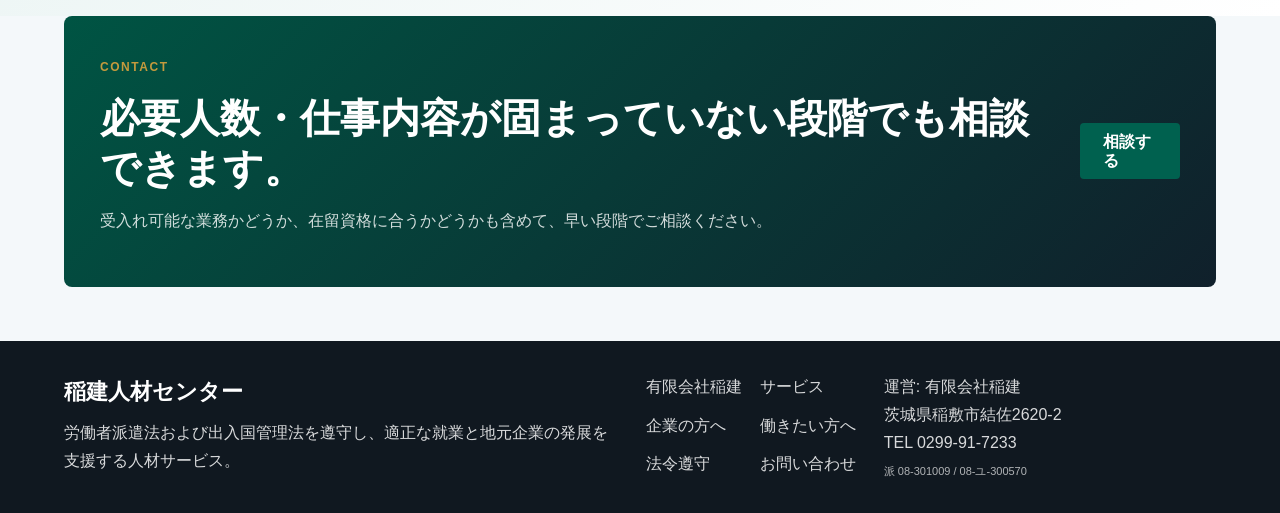
<file: services.html>
<!doctype html>
<!-- Version: v1.0.40 -->
<html lang="ja">
  <head>
    <meta charset="utf-8">
    <meta name="viewport" content="width=device-width, initial-scale=1">
    <title>サービス内容 | 稲建人材センター</title>
    <meta name="description" content="稲建人材センターの人材サービス内容。企業向け人材相談、外国人材の就業支援、就業後フォロー、法令確認を前提にした適法運用を網羅しています。">
    <link rel="icon" type="image/png" href="assets/favicon.png">
    <link rel="apple-touch-icon" href="assets/favicon.png">
    <link rel="stylesheet" href="styles_v1_3_27.css">
  </head>
  <body>
    <header class="site-header" data-elevate>
      <a class="brand" href="index.html" aria-label="稲建人材センター ホーム">
        <img class="brand-logo" src="assets/inaken-logo.png" alt="INAKEN">
        <span class="brand-copy">
          <strong>稲建人材センター</strong>
          <small>INAKEN HUMAN RESOURCE CENTER</small>
        </span>
      </a>
      <button class="menu-toggle" type="button" aria-label="メニューを開閉" aria-expanded="false" data-menu-toggle>
        <span></span><span></span><span></span>
      </button>
      <nav class="nav" aria-label="主要ナビゲーション" data-nav>
        <a href="index.html"><span>ホーム</span><small>HOME</small></a>
        <a href="services.html" aria-current="page"><span>サービス</span><small>SERVICE</small></a>
        <a href="companies.html"><span>企業の方へ</span><small>COMPANIES</small></a>
        <a href="workers.html"><span>働きたい方へ</span><small>WORKERS</small></a>
        <a href="compliance.html"><span>法令遵守</span><small>COMPLIANCE</small></a>
        <a href="company.html"><span>会社案内</span><small>COMPANY</small></a>
        <a href="contact.html"><span>お問い合わせ</span><small>CONTACT</small></a>
        <a href="http://inaken.info/" class="nav-external"><span>稲建HP ↗</span><small>INAKEN</small></a>
      </nav>
      <div class="font-size-control" aria-label="文字サイズ調整">
        <button type="button" class="font-size-btn" data-size="small" aria-label="文字サイズ小">A-</button>
        <button type="button" class="font-size-btn is-active" data-size="medium" aria-label="文字サイズ中" aria-pressed="true">中</button>
        <button type="button" class="font-size-btn" data-size="large" aria-label="文字サイズ大">A+</button>
      </div>
      <a class="header-cta" href="contact.html">相談する</a>
    </header>
    <div class="site-switch site-switch-inaken" aria-label="稲建ホームページへの案内">
      <span>解体工事・産廃収集運搬は</span>
      <strong>有限会社稲建</strong>
      <a href="http://inaken.info/">稲建ホームページへ</a>
    </div>
    <main>
      <section class="page-hero compact service-hero-rich">
        <div class="service-hero-copy">
          <span class="page-mark">SERVICE</span>
          <h1>人材相談から就業後フォローまで、現場に合わせて一貫対応。</h1>
          <p>企業の人手不足、外国人材の仕事探し、勤務開始後の定着まで。業務内容・在留資格・就業条件を確認し、無理のない形でつなぎます。</p>
          <div class="service-kpis" aria-label="サービスの特徴">
            <div><strong>3</strong><span>主要支援</span></div>
            <div><strong>4</strong><span>対応分野</span></div>
            <div><strong>法令</strong><span>確認前提</span></div>
          </div>
        </div>
        <figure class="service-hero-photo">
          <img src="assets/service-collage.png" alt="人材相談、製造補助、物流補助、就業相談の様子">
        </figure>
      </section>

      <section class="section service-dashboard">
        <div class="service-mini-strip">
          <article>
            <span class="icon-pill people-icon" aria-hidden="true"></span>
            <strong>企業相談</strong>
            <p>人数・期間・業務条件を具体化</p>
          </article>
          <article>
            <span class="icon-pill card-icon" aria-hidden="true"></span>
            <strong>在留資格</strong>
            <p>働ける範囲を事前に確認</p>
          </article>
          <article>
            <span class="icon-pill chat-icon" aria-hidden="true"></span>
            <strong>就業説明</strong>
            <p>仕事内容・時間・通勤を共有</p>
          </article>
          <article>
            <span class="icon-pill heart-icon" aria-hidden="true"></span>
            <strong>定着支援</strong>
            <p>勤務開始後も相談窓口を継続</p>
          </article>
        </div>

        <div class="service-detail rich-cards">
          <article class="service-card-rich">
            <div class="service-card-photo photo-left"><img src="assets/services_company_consultation.jpg" alt="企業向け人材相談の様子"></div>
            <div class="service-card-body">
              <span class="service-number">01</span>
              <span class="icon-pill people-icon" aria-hidden="true"></span>
              <h2>企業向け人材相談</h2>
              <p>繁忙期、欠員、増産、作業量の変動に合わせ、必要人数・期間・勤務時間・業務条件を具体化します。</p>
              <ul><li>受入れ業務の確認</li><li>必要人数と期間の確認</li><li>就業場所と指揮命令関係の確認</li><li>勤務開始後の連絡体制</li></ul>
            </div>
          </article>
          <article class="service-card-rich">
            <div class="service-card-photo photo-center"><img src="assets/services_visa_check.jpg" alt="在留資格の確認の様子"></div>
            <div class="service-card-body">
              <span class="service-number">02</span>
              <span class="icon-pill card-icon" aria-hidden="true"></span>
              <h2>在留資格の事前確認</h2>
              <p>在留カードの有効期限、就労可能範囲、資格外活動許可の有無などを事前に徹底確認し、法令違反を防止します。</p>
              <ul><li>在留カード原本の確認</li><li>就労制限・資格外活動の確認</li><li>在留期間と更新スケジュールの管理</li><li>不法就労防止対策</li></ul>
            </div>
          </article>
          <article class="service-card-rich">
            <div class="service-card-photo photo-left"><img src="assets/services_work_orientation.jpg" alt="就業前の丁寧な説明の様子"></div>
            <div class="service-card-body">
              <span class="service-number">03</span>
              <span class="icon-pill chat-icon" aria-hidden="true"></span>
              <h2>就業前の丁寧な説明</h2>
              <p>仕事内容、安全ルール、勤務時間、通勤方法などをやさしい日本語で丁寧に説明し、就業前の不安を解消します。</p>
              <ul><li>やさしい日本語での説明</li><li>具体的な作業内容の共有</li><li>安全衛生・職場ルールの事前指導</li><li>通勤経路や宿舎の確認</li></ul>
            </div>
          </article>
          <article class="service-card-rich">
            <div class="service-card-photo photo-right"><img src="assets/services_aftercare_support_asian.jpg" alt="就業後の定着支援の様子"></div>
            <div class="service-card-body">
              <span class="service-number">04</span>
              <span class="icon-pill heart-icon" aria-hidden="true"></span>
              <h2>就業後の定着支援</h2>
              <p>勤務開始後のコミュニケーション状況や悩みごとを定期的に確認し、モチベーション維持と早期離職防止を図ります。</p>
              <ul><li>勤怠・勤務状況の定期確認</li><li>企業側と外国人材の対話支援</li><li>生活面・メンタル面の相談窓口</li><li>労働環境改善へのアドバイス</li></ul>
            </div>
          </article>
        </div>
      </section>

      <section class="section job-fields">
        <div class="section-head"><span class="page-mark">JOB FIELDS</span><h2>対応を想定する業務分野</h2><p>※実際の対応可否につきましては、労働者派遣法および出入国管理法に基づき、事前に詳細な適合審査を行います。</p></div>
        <div class="field-grid illustrated">
          <article><span class="icon-pill factory-icon" aria-hidden="true"></span><h3>製造補助</h3><p>検品、組立補助、梱包、ライン周辺作業。</p></article>
          <article><span class="icon-pill box-icon" aria-hidden="true"></span><h3>倉庫・物流補助</h3><p>仕分け、ピッキング、荷受け、出荷準備。</p></article>
          <article><span class="icon-pill clean-icon" aria-hidden="true"></span><h3>清掃・施設管理補助</h3><p>日常清掃、備品管理、施設内の軽作業。</p></article>
          <article><span class="icon-pill document-icon" aria-hidden="true"></span><h3>事務・通訳補助</h3><p>入力、書類整理、多言語コミュニケーション補助。</p></article>
        </div>
      </section>

      <section class="section service-flow-band">
        <div class="section-head"><span class="page-mark">SERVICE FLOW</span><h2>相談から勤務開始後まで、段階ごとに支援。</h2></div>
        <div class="flow-grid">
          <article><div class="card-watermark">01</div><strong>1</strong><h3>初回相談</h3><p>企業課題・希望条件をヒアリング。</p></article>
          <article><div class="card-watermark">02</div><strong>2</strong><h3>適合審査</h3><p>業務内容と在留資格、労働条件のリーガルチェック。</p></article>
          <article><div class="card-watermark">03</div><strong>3</strong><h3>マッチング</h3><p>経験や希望に合う職場を調整。</p></article>
          <article><div class="card-watermark">04</div><strong>4</strong><h3>フォロー</h3><p>勤務後の定着と課題解消を支援。</p></article>
        </div>
      </section>

      <section class="section cta-band service-cta">
        <div>
          <span class="page-mark">CONTACT</span>
          <h2>必要人数・仕事内容が固まっていない段階でも相談できます。</h2>
          <p>受入れ可能な業務かどうか、在留資格に合うかどうかも含めて、早い段階でご相談ください。</p>
        </div>
        <a class="button primary" href="contact.html">相談する</a>
      </section>
    </main>
    <footer class="footer">
      <div class="footer-main">
        <a class="footer-brand" href="index.html">稲建人材センター</a>
        <p>労働者派遣法および出入国管理法を遵守し、適正な就業と地元企業の発展を支援する人材サービス。</p>
      </div>
      <div class="footer-links">
        <a href="http://inaken.info/">有限会社稲建</a>
        <a href="services.html">サービス</a>
        <a href="companies.html">企業の方へ</a>
        <a href="workers.html">働きたい方へ</a>
        <a href="compliance.html">法令遵守</a>
        <a href="contact.html">お問い合わせ</a>
      </div>
      <address>
        運営: 有限会社稲建<br>
        茨城県稲敷市結佐2620-2<br>
        TEL <a href="tel:0299917233">0299-91-7233</a><br>
        <span style="font-size: 11px; opacity: 0.8; display: block; margin-top: 5px;">
          派 08-301009 / 08-ユ-300570
        </span>
      </address>
    </footer>
    <script src="script_v1_0_40.js"></script>
  </body>
</html>
</file>
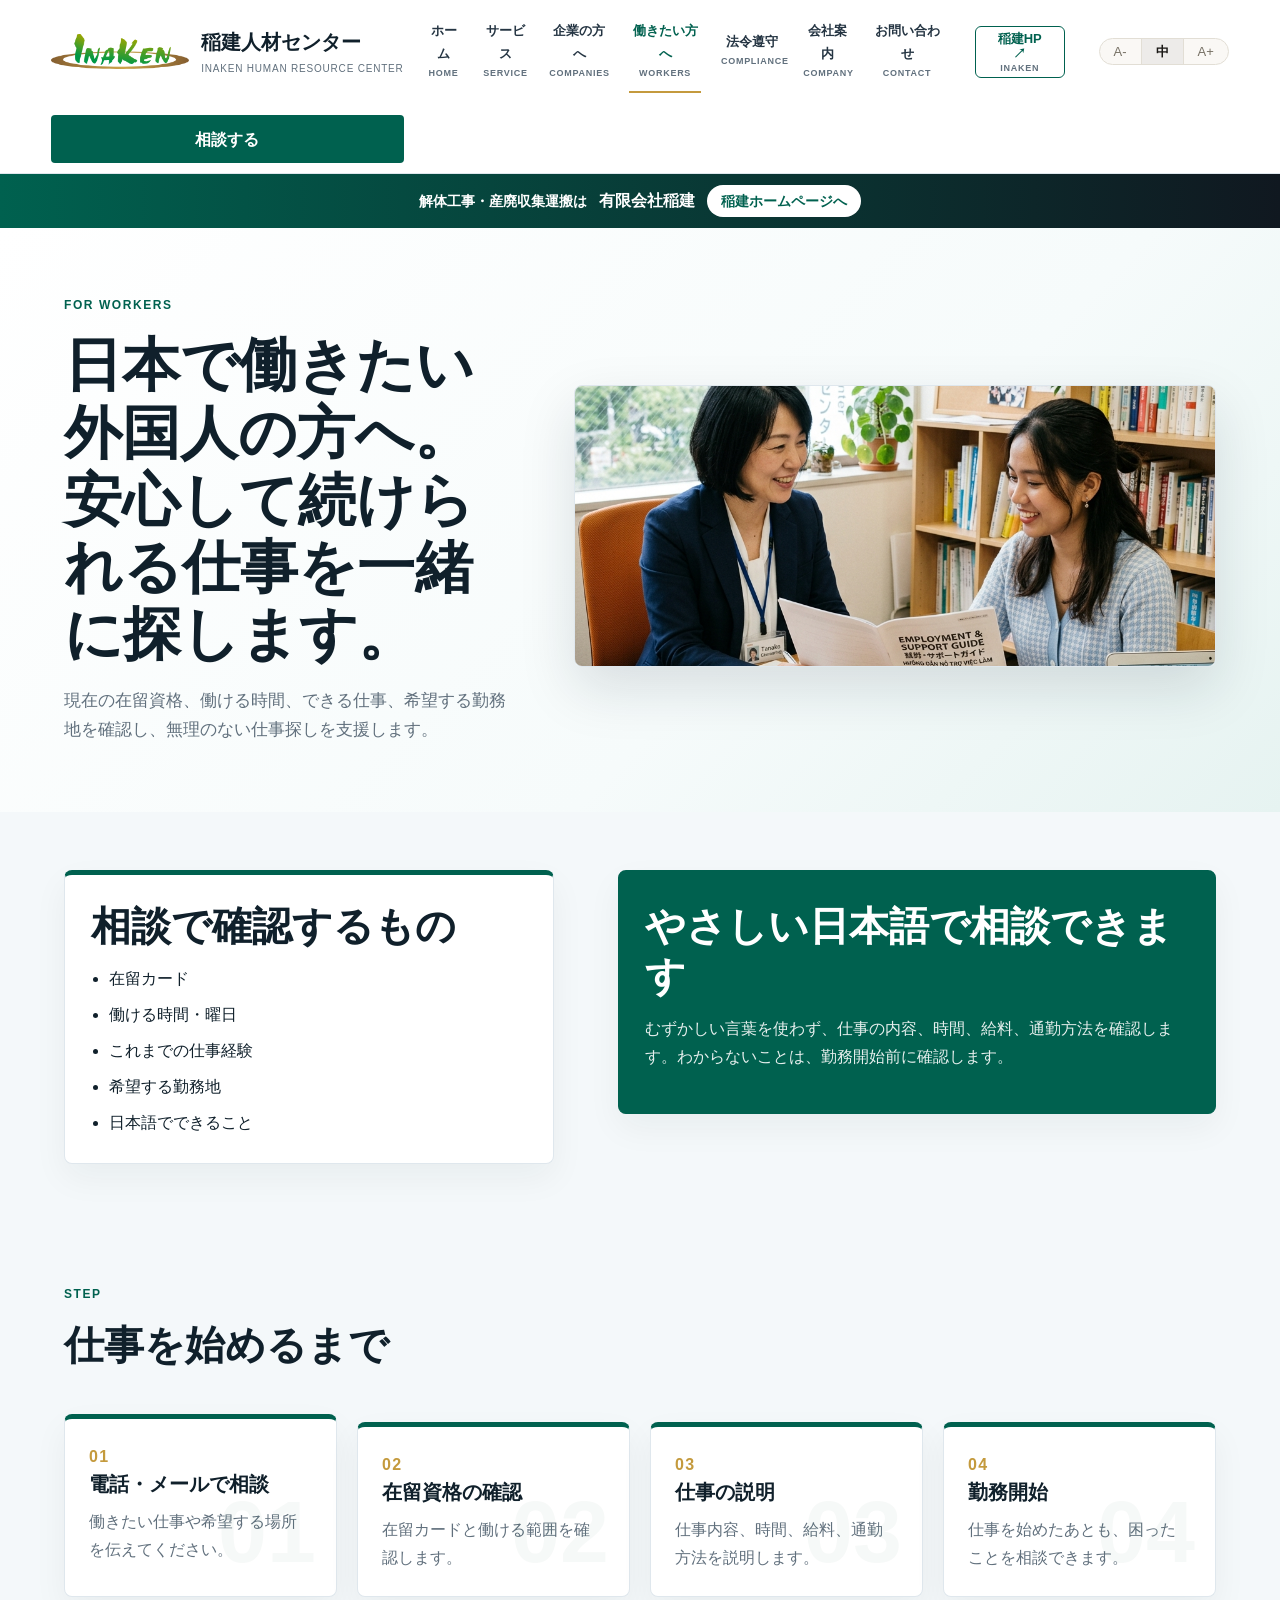
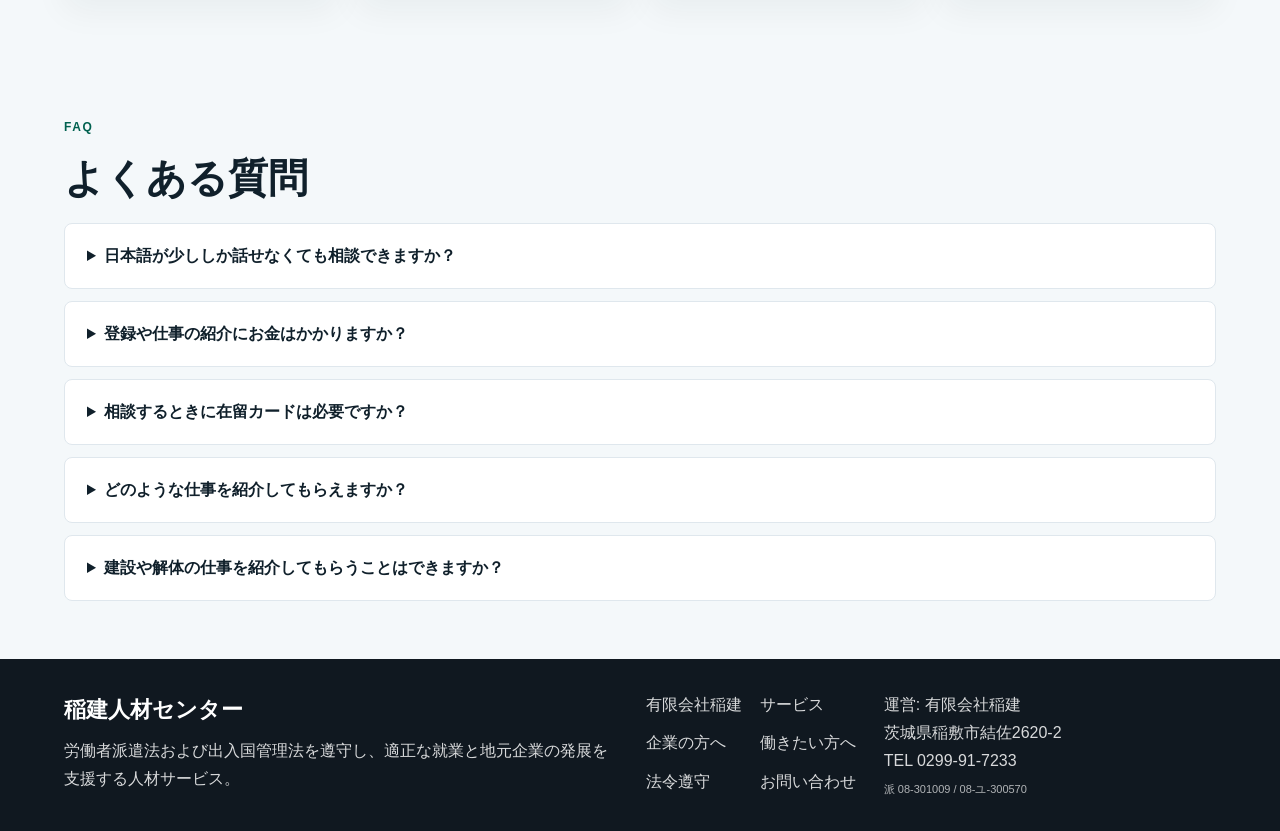
<file: workers.html>
<!doctype html>
<!-- Version: v1.0.40 -->
<html lang="ja">
  <head>
    <meta charset="utf-8">
    <meta name="viewport" content="width=device-width, initial-scale=1">
    <title>働きたい方へ | 稲建人材センター</title>
    <meta name="description" content="日本で働きたい外国人の方向けに、稲建人材センターの相談方法、必要書類、仕事開始までの流れを案内します。">
    <link rel="icon" type="image/png" href="assets/favicon.png">
    <link rel="apple-touch-icon" href="assets/favicon.png">
    <link rel="stylesheet" href="styles_v1_3_27.css">
  </head>
  <body>
    <header class="site-header" data-elevate>
      <a class="brand" href="index.html" aria-label="稲建人材センター ホーム">
        <img class="brand-logo" src="assets/inaken-logo.png" alt="INAKEN">
        <span class="brand-copy">
          <strong>稲建人材センター</strong>
          <small>INAKEN HUMAN RESOURCE CENTER</small>
        </span>
      </a>
      <button class="menu-toggle" type="button" aria-label="メニューを開閉" aria-expanded="false" data-menu-toggle>
        <span></span><span></span><span></span>
      </button>
      <nav class="nav" aria-label="主要ナビゲーション" data-nav>
        <a href="index.html"><span>ホーム</span><small>HOME</small></a>
        <a href="services.html"><span>サービス</span><small>SERVICE</small></a>
        <a href="companies.html"><span>企業の方へ</span><small>COMPANIES</small></a>
        <a href="workers.html" aria-current="page"><span>働きたい方へ</span><small>WORKERS</small></a>
        <a href="compliance.html"><span>法令遵守</span><small>COMPLIANCE</small></a>
        <a href="company.html"><span>会社案内</span><small>COMPANY</small></a>
        <a href="contact.html?type=worker"><span>お問い合わせ</span><small>CONTACT</small></a>
        <a href="http://inaken.info/" class="nav-external"><span>稲建HP ↗</span><small>INAKEN</small></a>
      </nav>
      <div class="font-size-control" aria-label="文字サイズ調整">
        <button type="button" class="font-size-btn" data-size="small" aria-label="文字サイズ小">A-</button>
        <button type="button" class="font-size-btn is-active" data-size="medium" aria-label="文字サイズ中" aria-pressed="true">中</button>
        <button type="button" class="font-size-btn" data-size="large" aria-label="文字サイズ大">A+</button>
      </div>
      <a class="header-cta" href="contact.html?type=worker">相談する</a>
    </header>
    <div class="site-switch site-switch-inaken" aria-label="稲建ホームページへの案内">
      <span>解体工事・産廃収集運搬は</span>
      <strong>有限会社稲建</strong>
      <a href="http://inaken.info/">稲建ホームページへ</a>
    </div>
    <main>
      <section class="page-hero compact service-hero-rich">
        <div class="service-hero-copy">
          <span class="page-mark">FOR WORKERS</span>
          <h1>日本で働きたい外国人の方へ。安心して続けられる仕事を一緒に探します。</h1>
          <p>現在の在留資格、働ける時間、できる仕事、希望する勤務地を確認し、無理のない仕事探しを支援します。</p>
        </div>
        <figure class="service-hero-photo">
          <img src="assets/worker-support.png" alt="やさしい日本語での就業相談の様子">
        </figure>
      </section>

      <section class="section worker-guide">
        <div class="guide-card"><h2>相談で確認するもの</h2><ul><li>在留カード</li><li>働ける時間・曜日</li><li>これまでの仕事経験</li><li>希望する勤務地</li><li>日本語でできること</li></ul></div>
        <div class="guide-card green"><h2>やさしい日本語で相談できます</h2><p>むずかしい言葉を使わず、仕事の内容、時間、給料、通勤方法を確認します。わからないことは、勤務開始前に確認します。</p></div>
      </section>

      <section class="section">
        <div class="section-head"><span class="page-mark">STEP</span><h2>仕事を始めるまで</h2></div>
        <ol class="timeline">
          <li><div class="card-watermark">01</div><span>01</span><h3>電話・メールで相談</h3><p>働きたい仕事や希望する場所を伝えてください。</p></li>
          <li><div class="card-watermark">02</div><span>02</span><h3>在留資格の確認</h3><p>在留カードと働ける範囲を確認します。</p></li>
          <li><div class="card-watermark">03</div><span>03</span><h3>仕事の説明</h3><p>仕事内容、時間、給料、通勤方法を説明します。</p></li>
          <li><div class="card-watermark">04</div><span>04</span><h3>勤務開始</h3><p>仕事を始めたあとも、困ったことを相談できます。</p></li>
        </ol>
      </section>

      <section class="section faq">
        <div class="section-head"><span class="page-mark">FAQ</span><h2>よくある質問</h2></div>
        <details><summary>日本語が少ししか話せなくても相談できますか？</summary><p>はい。やさしい日本語で、希望する仕事や働ける時間を確認しながら面談しますので安心してください。</p></details>
        <details><summary>登録や仕事の紹介にお金はかかりますか？</summary><p>いいえ。仕事の相談や紹介、働き始めたあとのサポートもすべて無料です。お金はかかりません。</p></details>
        <details><summary>相談するときに在留カードは必要ですか？</summary><p>はい。日本で働くことができる資格があるか確認するため、在留カードが必ず必要です。</p></details>
        <details><summary>どのような仕事を紹介してもらえますか？</summary><p>主に工場での製品の組み立てや検査、倉庫での荷物の仕分けや梱包などの仕事を紹介しています。</p></details>
        <details><summary>建設や解体の仕事を紹介してもらうことはできますか？</summary><p>法律（労働者派遣法）により、建設現場での作業に派遣することはできません。対応できる別の働き方があるか、個別に確認します。</p></details>
      </section>
    </main>
    <footer class="footer">
      <div class="footer-main">
        <a class="footer-brand" href="index.html">稲建人材センター</a>
        <p>労働者派遣法および出入国管理法を遵守し、適正な就業と地元企業の発展を支援する人材サービス。</p>
      </div>
      <div class="footer-links">
        <a href="http://inaken.info/">有限会社稲建</a>
        <a href="services.html">サービス</a>
        <a href="companies.html">企業の方へ</a>
        <a href="workers.html">働きたい方へ</a>
        <a href="compliance.html">法令遵守</a>
        <a href="contact.html?type=worker">お問い合わせ</a>
      </div>
      <address>
        運営: 有限会社稲建<br>
        茨城県稲敷市結佐2620-2<br>
        TEL <a href="tel:0299917233">0299-91-7233</a><br>
        <span style="font-size: 11px; opacity: 0.8; display: block; margin-top: 5px;">
          派 08-301009 / 08-ユ-300570
        </span>
      </address>
    </footer>
    <script src="script_v1_0_40.js"></script>
  </body>
</html>
</file>
<file: styles_v1_3_27.css>
:root {
  --ink: #10202b;
  --muted: #61707d;
  --line: #dfe7ed;
  --paper: #f4f8fa;
  --white: #fff;
  --green: #00614f;
  --green-2: #0a8a72;
  --gold: #c49a3d;
  --pale: #e8f3f2;
  --shadow: 0 22px 55px rgba(16, 32, 43, .13);
}
* { box-sizing: border-box; min-width: 0; }
html {
  font-size: 16px;
  transition: font-size 0.2s ease;
  scroll-behavior: smooth;
}

html.font-size-small { font-size: 14px; }
html.font-size-medium { font-size: 16px; }
html.font-size-large { font-size: 20px; }
body {
  margin: 0;
  color: var(--ink);
  background: var(--paper);
  font-family: "Yu Gothic", "YuGothic", "Hiragino Kaku Gothic ProN", Meiryo, Arial, sans-serif;
  line-height: 1.75;
  overflow-x: hidden;
}
a { color: inherit; text-decoration: none; }
img { max-width: 100%; display: block; }
.site-header {
  position: sticky; top: 0; z-index: 50;
  display: grid; grid-template-columns: auto 1fr auto; align-items: center;
  gap: 22px; min-height: 74px; padding: 10px clamp(18px, 4vw, 58px);
  background: rgba(255,255,255,.95); border-bottom: 1px solid var(--line); backdrop-filter: blur(14px);
}
.brand { display: inline-flex; align-items: center; gap: 12px; }
.brand-logo { width: 138px; height: auto; flex: 0 0 auto; }
.brand-mark { display: grid; place-items: center; width: 44px; height: 44px; border-radius: 7px; color: #fff; background: var(--green); font-weight: 900; font-size: 1.25rem; }
.brand-copy strong, .brand-copy small { display: block; }
.brand-copy strong { font-size: 1.25rem; letter-spacing: 0; }
.brand-copy small { color: var(--muted); font-size: 0.625rem; letter-spacing: .08em; }
.nav { display: flex; justify-content: center; align-items: center; gap: 20px; }
.nav a { display: grid; gap: 0; padding: 10px 0; color: #253543; border-bottom: 2px solid transparent; font-weight: 800; font-size: 0.8125rem; text-align: center; }
.nav a small { color: var(--muted); font-size: 0.5625rem; letter-spacing: .08em; font-weight: 700; }
.nav a[aria-current="page"], .nav a:hover { color: var(--green); border-color: var(--gold); }
.header-cta, .button { display: inline-flex; align-items: center; justify-content: center; min-height: 48px; padding: 8px 22px; border-radius: 4px; font-weight: 900; border: 1px solid transparent; line-height: 1.2; }
.header-cta, .button.primary { color: #fff; background: var(--green); }
.button.secondary { color: var(--green); background: #fff; border-color: var(--line); }
.menu-toggle { display: none; width: 44px; height: 44px; border: 1px solid var(--line); background: #fff; border-radius: 4px; }
.menu-toggle span { display: block; width: 20px; height: 2px; margin: 5px auto; background: var(--green); }
.hero, .page-hero { padding: clamp(38px, 5vw, 66px) clamp(18px, 5vw, 72px); }
.hero-home {
  display: grid; grid-template-columns: minmax(0, .92fr) minmax(420px, 1.08fr); gap: clamp(34px, 5vw, 78px); align-items: center;
  min-height: 560px; background: linear-gradient(90deg, #fff 0%, #f5fafb 52%, #e4f2f1 100%);
}
.page-mark { display: inline-block; margin-bottom: 15px; color: var(--green); font-size: 0.75rem; font-weight: 900; letter-spacing: .13em; }
h1, h2, h3, p { margin-top: 0; }
h1 { margin-bottom: 18px; max-width: 860px; font-size: clamp(2.125rem, 4.9vw, 3.625rem); line-height: 1.16; letter-spacing: 0; }
h2 { margin-bottom: 14px; font-size: clamp(1.6875rem, 3.5vw, 2.5rem); line-height: 1.25; letter-spacing: 0; }
h3 { margin-bottom: 10px; font-size: 1.25rem; line-height: 1.35; }
.hero-copy p, .page-hero p, .section-head p, .section-lead p { max-width: 720px; color: var(--muted); font-size: 1.0625rem; }
.hero-actions { display: flex; flex-wrap: wrap; gap: 12px; margin-top: 26px; }
.hero-visual { margin: 0; position: relative; border-radius: 8px; overflow: hidden; box-shadow: var(--shadow); border: 1px solid rgba(255,255,255,.85); }
.hero-visual img { aspect-ratio: 16 / 10; width: 100%; height: 100%; object-fit: cover; object-position: center top; }
.policy-bar { display: grid; grid-template-columns: 190px minmax(0,1fr); gap: 24px; margin: -18px clamp(18px, 5vw, 72px) 0; padding: 20px 26px; background: var(--green); color: #fff; border-radius: 8px; box-shadow: var(--shadow); }
.policy-bar p { margin: 0; color: rgba(255,255,255,.9); }
.section { padding: clamp(34px, 4.5vw, 58px) clamp(18px, 5vw, 72px); }
.section-head { max-width: 800px; margin-bottom: 20px; }
.intro-grid { display: grid; grid-template-columns: minmax(280px,.75fr) minmax(0,1.25fr); gap: clamp(30px, 5vw, 76px); }
.feature-row, .page-card-grid, .field-grid { display: grid; grid-template-columns: repeat(3, minmax(0,1fr)); gap: 18px; }
.feature-row > article, .page-card-grid > a, .field-grid > article, .wide-card, .summary-panel, .guide-card, .compliance-list > article, .contact-card, .contact-form, .plain-list, .flow-grid > article, .timeline > li {
  position: relative;
  background: #fff;
  border: 1px solid var(--line);
  border-top: 5px solid var(--green);
  border-radius: 8px;
  box-shadow: 0 14px 34px rgba(15, 45, 33, 0.05);
  transition: transform 0.3s ease, box-shadow 0.3s ease, border-top-color 0.3s ease;
  overflow: visible;
}
.feature-row article { padding: 24px; }
.feature-row span, .wide-card span, .timeline span, .compliance-list span { color: var(--gold); font-weight: 900; letter-spacing: .08em; }
.service-preview { background: #fff; }
.page-card-grid { grid-template-columns: repeat(4, minmax(0,1fr)); }
.page-card-grid a { min-height: 150px; padding: 22px; transition: transform .2s ease, box-shadow .2s ease; }
.page-card-grid a:hover { transform: translateY(-3px); box-shadow: var(--shadow); }
.page-card-grid small { color: var(--green); font-weight: 900; letter-spacing: .08em; }
.cta-band { margin: 0 clamp(18px, 5vw, 72px) clamp(34px, 5vw, 54px); padding: clamp(24px, 3.4vw, 36px); display: flex; justify-content: space-between; gap: 24px; align-items: center; color: #fff; background: linear-gradient(135deg, #005443, #10202b); border-radius: 8px; }
.cta-band p { color: rgba(255,255,255,.82); max-width: 760px; }
.page-hero { background: linear-gradient(135deg, #fff 0%, #f6fbfb 62%, #e6f3f1 100%); }
.page-hero.compact { padding-top: clamp(40px, 5vw, 62px); padding-bottom: clamp(34px, 4vw, 50px); }
.service-hero-rich {
  display: grid;
  grid-template-columns: minmax(0, .82fr) minmax(420px, 1.18fr);
  gap: clamp(28px, 5vw, 64px);
  align-items: center;
}
.service-hero-photo {
  margin: 0;
  border: 1px solid var(--line);
  border-radius: 8px;
  overflow: hidden;
  box-shadow: var(--shadow);
}
.service-hero-photo img {
  width: 100%;
  aspect-ratio: 16 / 7;
  object-fit: cover;
  object-position: center;
}
.service-kpis {
  display: grid;
  grid-template-columns: repeat(3, minmax(0, 1fr));
  gap: 10px;
  width: 100%;
  max-width: 520px;
  margin-top: 20px;
}
.service-kpis div {
  padding: 14px 16px;
  background: #fff;
  border: 1px solid var(--line);
  border-radius: 7px;
}
.service-kpis strong,
.service-kpis span {
  display: block;
}
.service-kpis strong {
  color: var(--green);
  font-size: 1.5rem;
  line-height: 1.1;
}
.service-kpis span {
  color: var(--muted);
  font-size: 0.75rem;
  font-weight: 900;
}
.split-hero { display: grid; grid-template-columns: minmax(0,1fr) minmax(320px,470px); gap: clamp(28px, 5vw, 72px); align-items: center; }
.summary-panel { padding: 30px; border-top: 5px solid var(--green); }
.summary-panel strong { display: block; margin-bottom: 14px; font-size: 1.375rem; }
ul { margin: 0; padding-left: 1.1em; }
li + li { margin-top: 8px; }
.service-dashboard {
  display: grid;
  gap: 22px;
  padding-top: clamp(28px, 4vw, 44px);
}
.service-mini-strip {
  display: grid;
  grid-template-columns: repeat(4, minmax(0, 1fr));
  gap: 14px;
}
.service-mini-strip article {
  display: grid;
  grid-template-columns: 44px minmax(0, 1fr);
  gap: 8px 12px;
  align-items: center;
  padding: 16px;
  background: #fff;
  border: 1px solid var(--line);
  border-radius: 8px;
  box-shadow: 0 10px 26px rgba(16,32,43,.06);
}
.service-mini-strip p {
  grid-column: 2;
  margin: 0;
  color: var(--muted);
  font-size: 0.8125rem;
  line-height: 1.45;
}
.service-mini-strip strong {
  font-size: 1.0625rem;
}
.service-detail { display: grid; gap: 20px; }
.rich-cards {
  grid-template-columns: repeat(3, minmax(0, 1fr));
}
.service-card-rich {
  display: grid;
  grid-template-rows: 180px minmax(0, 1fr);
  overflow: hidden;
  background: #fff;
  border: 1px solid var(--line);
  border-radius: 8px;
  box-shadow: 0 14px 34px rgba(16,32,43,.08);
}
.service-card-photo {
  overflow: hidden;
  background: var(--pale);
}
.service-card-photo img {
  width: 100%;
  height: 100%;
  object-fit: cover;
}
.photo-left img { object-position: left center; }
.photo-center img { object-position: center center; }
.photo-right img { object-position: right center; }
.service-card-body {
  display: grid;
  grid-template-columns: auto 46px;
  gap: 8px 12px;
  padding: 22px;
}
.service-card-body h2,
.service-card-body p,
.service-card-body ul {
  grid-column: 1 / -1;
}
.service-number {
  color: var(--gold);
  font-weight: 900;
  letter-spacing: .08em;
}
.service-card-body h2 {
  margin-bottom: 4px;
  font-size: clamp(1.4375rem, 2.6vw, 1.9375rem);
}
.service-card-body p {
  margin-bottom: 6px;
  color: var(--muted);
}
.service-card-body ul {
  display: grid;
  gap: 5px;
  color: #263844;
  font-weight: 800;
}
.wide-card { padding: clamp(24px, 3vw, 34px); display: grid; grid-template-columns: 76px minmax(0, .9fr) minmax(260px, .75fr); gap: 24px; align-items: start; }
.wide-card h2 { font-size: clamp(1.625rem, 3.3vw, 2.375rem); }
.wide-card p { color: var(--muted); }
.job-fields, .compliance-list { background: #fff; }
.field-grid { grid-template-columns: repeat(4, minmax(0,1fr)); }
.field-grid article { min-height: 150px; padding: 22px; border-top: 5px solid var(--green); }
.field-grid.illustrated article {
  display: grid;
  gap: 10px;
  border-top: 0;
  border-left: 5px solid var(--green);
}
.field-grid.illustrated .icon-pill {
  margin-bottom: 2px;
}
.icon-pill {
  display: inline-grid;
  place-items: center;
  width: 42px;
  height: 42px;
  color: var(--green);
  background: var(--pale);
  border: 1px solid rgba(0,97,79,.16);
  border-radius: 8px;
}
.icon-pill::before {
  content: "";
  width: 24px;
  height: 24px;
  background: currentColor;
  -webkit-mask-repeat: no-repeat;
  -webkit-mask-position: center;
  -webkit-mask-size: contain;
  mask-repeat: no-repeat;
  mask-position: center;
  mask-size: contain;
}
.people-icon::before { -webkit-mask-image: url("data:image/svg+xml,%3Csvg viewBox='0 0 24 24' xmlns='http://www.w3.org/2000/svg'%3E%3Cpath d='M8 11a3 3 0 1 0 0-6 3 3 0 0 0 0 6Zm8 0a3 3 0 1 0 0-6 3 3 0 0 0 0 6ZM3 20c0-3 2.2-5 5-5s5 2 5 5H3Zm8 0c.3-2 1.5-3.7 3.1-4.6.6-.3 1.2-.4 1.9-.4 2.8 0 5 2 5 5H11Z'/%3E%3C/svg%3E"); mask-image: url("data:image/svg+xml,%3Csvg viewBox='0 0 24 24' xmlns='http://www.w3.org/2000/svg'%3E%3Cpath d='M8 11a3 3 0 1 0 0-6 3 3 0 0 0 0 6Zm8 0a3 3 0 1 0 0-6 3 3 0 0 0 0 6ZM3 20c0-3 2.2-5 5-5s5 2 5 5H3Zm8 0c.3-2 1.5-3.7 3.1-4.6.6-.3 1.2-.4 1.9-.4 2.8 0 5 2 5 5H11Z'/%3E%3C/svg%3E"); }
.card-icon::before { -webkit-mask-image: url("data:image/svg+xml,%3Csvg viewBox='0 0 24 24' xmlns='http://www.w3.org/2000/svg'%3E%3Cpath d='M4 4h16v16H4V4Zm2 3v3h12V7H6Zm0 6v5h6v-5H6Zm8 1v2h4v-2h-4Zm0 3v1h4v-1h-4Z'/%3E%3C/svg%3E"); mask-image: url("data:image/svg+xml,%3Csvg viewBox='0 0 24 24' xmlns='http://www.w3.org/2000/svg'%3E%3Cpath d='M4 4h16v16H4V4Zm2 3v3h12V7H6Zm0 6v5h6v-5H6Zm8 1v2h4v-2h-4Zm0 3v1h4v-1h-4Z'/%3E%3C/svg%3E"); }
.chat-icon::before { -webkit-mask-image: url("data:image/svg+xml,%3Csvg viewBox='0 0 24 24' xmlns='http://www.w3.org/2000/svg'%3E%3Cpath d='M4 5h16v11H9l-5 4V5Zm4 4v2h8V9H8Zm0 4v1h6v-1H8Z'/%3E%3C/svg%3E"); mask-image: url("data:image/svg+xml,%3Csvg viewBox='0 0 24 24' xmlns='http://www.w3.org/2000/svg'%3E%3Cpath d='M4 5h16v11H9l-5 4V5Zm4 4v2h8V9H8Zm0 4v1h6v-1H8Z'/%3E%3C/svg%3E"); }
.heart-icon::before { -webkit-mask-image: url("data:image/svg+xml,%3Csvg viewBox='0 0 24 24' xmlns='http://www.w3.org/2000/svg'%3E%3Cpath d='M12 21 5.2 14.6C2 11.6 3.1 6 7.6 6c1.7 0 3.2.9 4.4 2.3C13.2 6.9 14.7 6 16.4 6c4.5 0 5.6 5.6 2.4 8.6L12 21Z'/%3E%3C/svg%3E"); mask-image: url("data:image/svg+xml,%3Csvg viewBox='0 0 24 24' xmlns='http://www.w3.org/2000/svg'%3E%3Cpath d='M12 21 5.2 14.6C2 11.6 3.1 6 7.6 6c1.7 0 3.2.9 4.4 2.3C13.2 6.9 14.7 6 16.4 6c4.5 0 5.6 5.6 2.4 8.6L12 21Z'/%3E%3C/svg%3E"); }
.factory-icon::before { -webkit-mask-image: url("data:image/svg+xml,%3Csvg viewBox='0 0 24 24' xmlns='http://www.w3.org/2000/svg'%3E%3Cpath d='M3 21V9l6 4V9l6 4V5h5v16H3Zm3-5v2h2v-2H6Zm5 0v2h2v-2h-2Zm5 0v2h2v-2h-2Z'/%3E%3C/svg%3E"); mask-image: url("data:image/svg+xml,%3Csvg viewBox='0 0 24 24' xmlns='http://www.w3.org/2000/svg'%3E%3Cpath d='M3 21V9l6 4V9l6 4V5h5v16H3Zm3-5v2h2v-2H6Zm5 0v2h2v-2h-2Zm5 0v2h2v-2h-2Z'/%3E%3C/svg%3E"); }
.box-icon::before { -webkit-mask-image: url("data:image/svg+xml,%3Csvg viewBox='0 0 24 24' xmlns='http://www.w3.org/2000/svg'%3E%3Cpath d='m12 2 8 4v12l-8 4-8-4V6l8-4Zm0 2.4L7 7l5 2.5L17 7l-5-2.6ZM6 9v7.8l5 2.5v-7.8L6 9Zm12 0-5 2.5v7.8l5-2.5V9Z'/%3E%3C/svg%3E"); mask-image: url("data:image/svg+xml,%3Csvg viewBox='0 0 24 24' xmlns='http://www.w3.org/2000/svg'%3E%3Cpath d='m12 2 8 4v12l-8 4-8-4V6l8-4Zm0 2.4L7 7l5 2.5L17 7l-5-2.6ZM6 9v7.8l5 2.5v-7.8L6 9Zm12 0-5 2.5v7.8l5-2.5V9Z'/%3E%3C/svg%3E"); }
.clean-icon::before { -webkit-mask-image: url("data:image/svg+xml,%3Csvg viewBox='0 0 24 24' xmlns='http://www.w3.org/2000/svg'%3E%3Cpath d='M11 2h2l1 5 5 1v2l-5 1-1 5h-2l-1-5-5-1V8l5-1 1-5Zm7 12h1l.6 3 2.4.5v1l-2.4.5-.6 3h-1l-.6-3-2.4-.5v-1l2.4-.5.6-3Z'/%3E%3C/svg%3E"); mask-image: url("data:image/svg+xml,%3Csvg viewBox='0 0 24 24' xmlns='http://www.w3.org/2000/svg'%3E%3Cpath d='M11 2h2l1 5 5 1v2l-5 1-1 5h-2l-1-5-5-1V8l5-1 1-5Zm7 12h1l.6 3 2.4.5v1l-2.4.5-.6 3h-1l-.6-3-2.4-.5v-1l2.4-.5.6-3Z'/%3E%3C/svg%3E"); }
.document-icon::before { -webkit-mask-image: url("data:image/svg+xml,%3Csvg viewBox='0 0 24 24' xmlns='http://www.w3.org/2000/svg'%3E%3Cpath d='M6 2h9l5 5v15H6V2Zm8 1.8V8h4.2L14 3.8ZM9 11v2h8v-2H9Zm0 4v2h8v-2H9Z'/%3E%3C/svg%3E"); mask-image: url("data:image/svg+xml,%3Csvg viewBox='0 0 24 24' xmlns='http://www.w3.org/2000/svg'%3E%3Cpath d='M6 2h9l5 5v15H6V2Zm8 1.8V8h4.2L14 3.8ZM9 11v2h8v-2H9Zm0 4v2h8v-2H9Z'/%3E%3C/svg%3E"); }
.timeline { display: grid; grid-template-columns: repeat(4, minmax(0,1fr)); gap: 0; padding: 24px 0 0; margin: 0; list-style: none; border-top: 2px solid var(--green); }
.timeline li { padding: 0 24px 12px 0; border-top: 0; }
.timeline li + li { padding-left: 24px; }
.timeline p, .field-grid p, .feature-row p, .page-card-grid p, .compliance-list p { color: var(--muted); margin-bottom: 0; }
.two-col, .worker-guide, .contact-layout, .company-profile { display: grid; grid-template-columns: minmax(0,.9fr) minmax(320px,1.1fr); gap: clamp(28px, 5vw, 72px); align-items: start; }
.plain-list, .guide-card { padding: 26px; }
.guide-card.green { color: #fff; background: var(--green); border-color: var(--green); }
.guide-card.green p { color: rgba(255,255,255,.9); }
.faq details { background: #fff; border: 1px solid var(--line); border-radius: 8px; padding: 18px 22px; }
.faq details + details { margin-top: 12px; }
.faq summary { cursor: pointer; font-weight: 900; }
.faq p { color: var(--muted); margin: 12px 0 0; }
.compliance-list { display: grid; grid-template-columns: repeat(2, minmax(0,1fr)); gap: 18px; }
.compliance-list article { padding: 26px; }
.profile-message { max-width: 620px; }
.profile-table { margin: 0; background: #fff; border: 1px solid var(--line); border-radius: 8px; overflow: hidden; }
.profile-table div, .contact-card dl div { display: grid; grid-template-columns: 120px minmax(0,1fr); gap: 14px; padding: 17px 20px; border-top: 1px solid var(--line); }
.profile-table div:first-child, .contact-card dl div:first-child { border-top: 0; }
dt { color: var(--muted); font-size: 0.8125rem; font-weight: 900; }
dd { margin: 0; font-weight: 800; overflow-wrap: anywhere; }
.contact-hero { padding-bottom: 46px; }
.contact-layout { align-items: stretch; }
.contact-card.large, .contact-form { padding: clamp(24px, 3vw, 34px); }
.phone { display: block; margin: 12px 0 18px; color: var(--green); font-size: clamp(2.125rem, 5vw, 3.25rem); font-weight: 900; line-height: 1.05; }
.contact-form { display: grid; gap: 15px; }
.contact-form label { display: grid; gap: 7px; font-weight: 900; }
input, select, textarea { width: 100%; border: 1px solid var(--line); border-radius: 4px; padding: 13px 14px; font: inherit; background: #fff; }
textarea { resize: vertical; }
.contact-form .button { border: 0; cursor: pointer; font: inherit; }
.form-note { margin: 0; color: var(--muted); font-size: 0.8125rem; }
.service-flow-band {
  background: linear-gradient(135deg, var(--pale), #fff);
}
.flow-grid {
  display: grid;
  grid-template-columns: repeat(4, minmax(0, 1fr));
  gap: 14px;
}
.flow-grid article {
  padding: 20px;
  background: #fff;
  border: 1px solid var(--line);
  border-radius: 8px;
  box-shadow: 0 10px 26px rgba(16,32,43,.06);
}
.flow-grid strong {
  display: grid;
  place-items: center;
  width: 38px;
  height: 38px;
  margin-bottom: 12px;
  color: #fff;
  background: var(--green);
  border-radius: 50%;
}
.flow-grid p {
  margin: 0;
  color: var(--muted);
}
.service-cta {
  margin-top: 0;
}
.cta-band .page-mark {
  color: var(--gold);
}
.footer { display: grid; grid-template-columns: minmax(260px,1fr) auto minmax(260px,.6fr); gap: 28px; padding: 32px clamp(18px,5vw,72px); color: rgba(255,255,255,.84); background: #101820; }
.footer-brand { color: #fff; font-size: 1.375rem; font-weight: 900; }
.footer p { margin: 8px 0 0; }
.footer-links { display: grid; grid-template-columns: repeat(2, auto); gap: 8px 18px; }
address { font-style: normal; }
@media (max-width: 1120px) {
  .site-header { grid-template-columns: auto auto; }
  .header-cta { display: none; }
  .menu-toggle { display: block; justify-self: end; }
  .nav { grid-column: 1 / -1; display: none; grid-template-columns: repeat(2, minmax(0,1fr)); gap: 0; padding-top: 10px; border-top: 1px solid var(--line); }
  .nav.is-open { display: grid; }
  .hero-home, .intro-grid, .split-hero, .two-col, .worker-guide, .contact-layout, .company-profile { grid-template-columns: 1fr; }
  .service-hero-rich { grid-template-columns: 1fr; }
  .hero-home { min-height: auto; }
  .page-card-grid, .field-grid, .timeline, .compliance-list, .service-mini-strip, .rich-cards, .flow-grid { grid-template-columns: repeat(2, minmax(0,1fr)); }
  .wide-card { grid-template-columns: 70px 1fr; }
  .wide-card ul { grid-column: 2; }
  .footer { grid-template-columns: 1fr; }
}
@media (max-width: 680px) {
  .site-header { min-height: 68px; padding: 10px 16px; }
  .brand-copy small { display: none; }
  .brand-copy strong { font-size: 1rem; }
  .brand-logo { width: 116px; }
  .brand-mark { width: 38px; height: 38px; }
  .hero, .page-hero { padding: 40px 16px; }
  h1 { max-width: 340px; font-size: 2rem; line-height: 1.22; overflow-wrap: anywhere; }
  h2 { font-size: 1.75rem; overflow-wrap: anywhere; }
  .hero-copy p, .page-hero p, .section-head p { max-width: 340px; font-size: 0.9375rem; overflow-wrap: anywhere; }
  .hero-actions { display: grid; grid-template-columns: 1fr; }
  .hero-visual img { aspect-ratio: 4 / 3; }
  .policy-bar { grid-template-columns: 1fr; margin: 0; border-radius: 0; padding: 26px 16px; }
  .section { padding: 42px 16px; }
  .feature-row, .page-card-grid, .field-grid, .timeline, .compliance-list, .service-mini-strip, .rich-cards, .flow-grid { grid-template-columns: 1fr; }
  .service-hero-photo img { aspect-ratio: 4 / 3; }
  .service-kpis { gap: 8px; max-width: 100%; }
  .service-kpis div { padding: 11px 10px; }
  .service-kpis strong { font-size: 1.25rem; }
  .service-kpis span { font-size: 0.6875rem; }
  .service-card-rich { grid-template-rows: 170px minmax(0, 1fr); }
  .service-card-body { padding: 20px; }
  .cta-band { display: grid; margin: 0 16px 42px; padding: 24px 18px; }
  .wide-card { grid-template-columns: 1fr; padding: 24px; }
  .wide-card ul { grid-column: auto; }
  .timeline { padding-top: 18px; }
  .timeline li, .timeline li + li { padding-left: 0; padding-right: 0; }
  .timeline li + li { padding-top: 18px; border-top: 1px solid var(--line); }
  .profile-table div, .contact-card dl div { grid-template-columns: 1fr; }
  .footer-links { grid-template-columns: 1fr; }
}


.nav-external {
  padding-inline: 10px;
  color: var(--green);
  background: var(--pale);
  border-radius: 4px;
}

.site-switch {
  display: flex;
  align-items: center;
  justify-content: center;
  gap: 12px;
  padding: 11px 20px;
  color: #fff;
  background: linear-gradient(90deg, #00614f, #101820);
  font-size: 0.875rem;
  font-weight: 700;
}

.site-switch strong {
  font-size: 1rem;
}

.site-switch a {
  display: inline-flex;
  align-items: center;
  min-height: 32px;
  padding: 0 14px;
  color: var(--green);
  background: #fff;
  border-radius: 999px;
  font-weight: 900;
}

@media (max-width: 680px) {
  .site-switch {
    flex-wrap: wrap;
    justify-content: flex-start;
    padding: 12px 16px;
  }
  .site-switch a { width: 100%; justify-content: center; }
}

/* プレミアムリッチカード共通ホバー・透かしデザイン */
.feature-row > article:hover,
.field-grid > article:hover,
.flow-grid > article:hover,
.compliance-list > article:hover,
.timeline > li:hover {
  transform: translateY(-6px);
  box-shadow: 0 20px 42px rgba(15, 45, 33, 0.11);
  border-top-color: var(--gold);
}

.card-watermark {
  position: absolute;
  bottom: 20px;
  right: 20px;
  font-size: 5.5rem;
  font-weight: 900;
  color: rgba(11, 99, 63, 0.035);
  line-height: 1;
  pointer-events: none;
  user-select: none;
  z-index: 0;
  font-family: 'Outfit', 'Helvetica Neue', Arial, sans-serif;
  transition: color 0.3s ease;
}

.feature-row > article:hover .card-watermark,
.field-grid > article:hover .card-watermark,
.flow-grid > article:hover .card-watermark,
.compliance-list > article:hover .card-watermark,
.timeline > li:hover .card-watermark {
  color: rgba(212, 160, 23, 0.08);
}

/* タイムラインカード化レイアウト上書き */
.timeline {
  display: grid;
  grid-template-columns: repeat(4, minmax(0, 1fr));
  gap: 20px;
  padding: 24px 0 0;
  margin: 0;
  list-style: none;
  border-top: none;
}

.timeline li {
  padding: 24px;
  border-top: 5px solid var(--green);
  border-radius: 8px;
}

.timeline li + li {
  padding-left: 24px;
}

@media (max-width: 680px) {
  .timeline {
    grid-template-columns: 1fr;
    gap: 16px;
  }
  .timeline li + li {
    border-top: 5px solid var(--green);
    padding-top: 24px;
    padding-left: 24px;
  }
}

/* 番号なしの対応分野カード：元のフラットスタイルに戻す */
.field-grid > article {
  position: relative;
  min-height: 150px;
  padding: 22px;
  background: #fff;
  border: 1px solid var(--line);
  border-top: 5px solid var(--green);
  border-radius: 8px;
  box-shadow: 0 12px 34px rgba(16, 32, 43, 0.06);
  transform: none !important;
  transition: border-color 0.2s ease, box-shadow 0.2s ease;
  overflow: hidden;
}

.field-grid > article:hover {
  transform: none !important;
  border-color: rgba(11, 99, 63, 0.38);
  box-shadow: 0 16px 38px rgba(15, 45, 33, 0.08);
}

.nav-external {
  display: inline-flex !important;
  flex-direction: column;
  align-items: center;
  justify-content: center;
  min-height: 42px;
  padding: 4px 16px !important;
  color: var(--green) !important;
  background: #fff !important;
  border: 1.5px solid var(--green) !important;
  border-radius: 6px !important;
  transition: all 0.2s ease !important;
  margin-left: 12px;
  border-bottom: 1.5px solid var(--green) !important;
  text-decoration: none !important;
}

.nav-external span {
  font-size: 0.8125rem!important;
  font-weight: 800 !important;
  line-height: 1.2 !important;
}

.nav-external small {
  color: var(--muted) !important;
  font-size: 0.5625rem!important;
  font-weight: 700 !important;
  letter-spacing: .08em !important;
  line-height: 1 !important;
  margin-top: 2px !important;
  transition: color 0.2s ease !important;
}

.nav-external:hover {
  background: var(--green) !important;
  color: #fff !important;
  border-color: var(--green) !important;
}

.nav-external:hover span {
  color: #fff !important;
}

.nav-external:hover small {
  color: rgba(255, 255, 255, 0.8) !important;
}

@media (max-width: 1120px) {
  .nav-external {
    margin-left: 0 !important;
    margin-top: 6px !important;
  }
}

/* --- font-size-control スタイル (カプセル型) --- */
.font-size-control {
  display: inline-flex;
  align-items: center;
  gap: 0; /* 隙間なし */
  background: #faf8f5; /* 非常に薄いベージュ */
  padding: 0;
  border-radius: 30px; /* カプセル型 */
  border: 1px solid #e2ded5;
  overflow: hidden;
  margin-left: 12px;
}

.font-size-btn {
  border: none;
  background: transparent;
  color: #767064; /* 少し落ち着いたカラー */
  padding: 6px 14px;
  cursor: pointer;
  font-size: 0.8125rem; /* 13px */
  font-weight: 500;
  line-height: 1;
  transition: all 0.15s ease;
}

/* ボタン間に縦の区切り線を引く */
.font-size-btn:not(:first-child) {
  border-left: 1px solid #e2ded5;
  border-radius: 0;
}

.font-size-btn:hover {
  background: rgba(0, 0, 0, 0.03);
  color: #2c2924;
}

/* アクティブなボタンのスタイル */
.font-size-btn.is-active {
  font-weight: 800; /* 太字 */
  color: #1a1815;   /* 濃い黒 */
  background: rgba(0, 0, 0, 0.05); /* 微妙に背景を濃くする */
}

/* モバイル対応の調整 */
@media (max-width: 900px) {
  .font-size-control {
    margin-right: 12px;
  }
}

/* 追加: 配置の調整 */
.site-nav {
  margin-left: auto;
}

@media (max-width: 900px) {
  .site-nav {
    margin-left: 0;
  }
  .font-size-control {
    margin-left: auto;
  }
}
</file>
